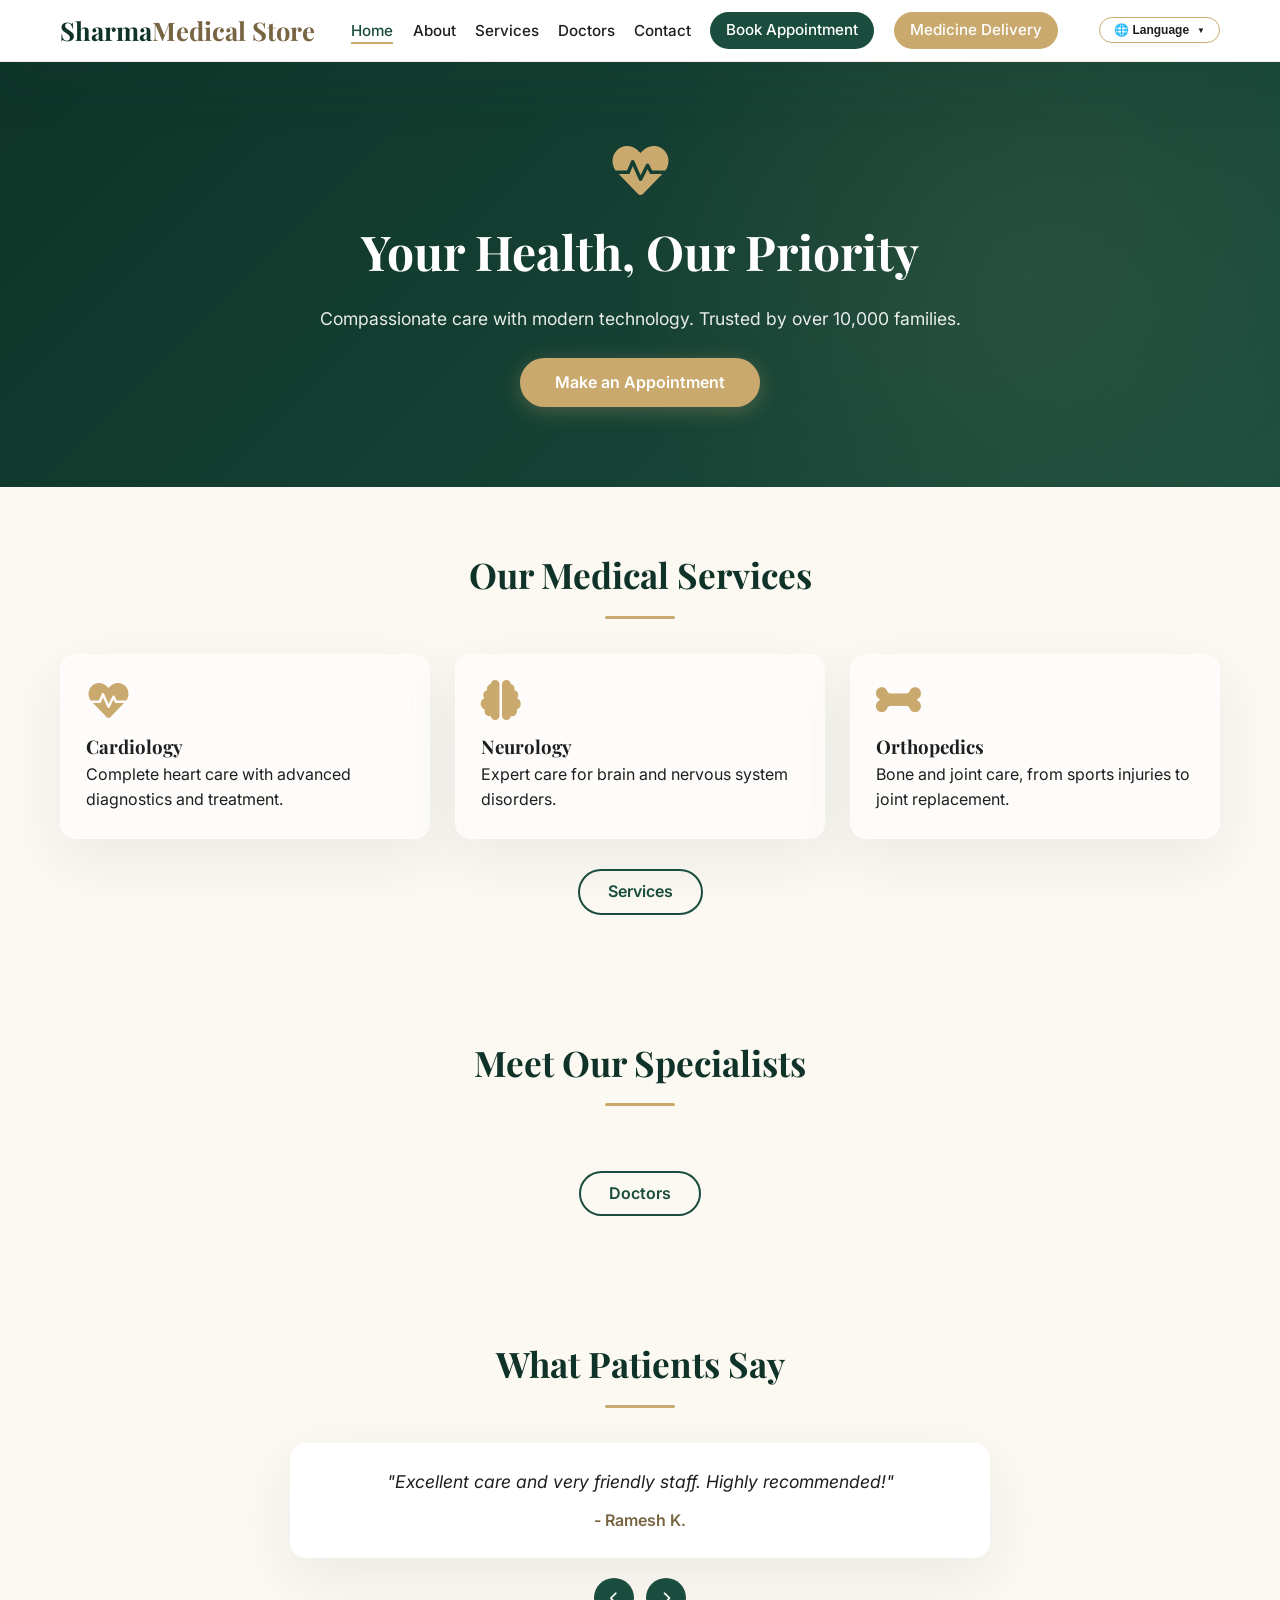
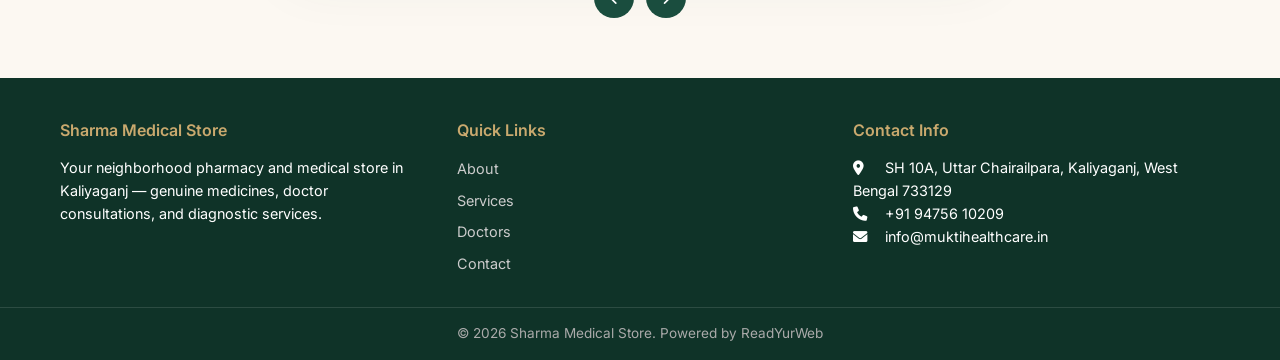
<file: index.html>
<!DOCTYPE html>
<html lang="en">
<head>
  <meta charset="UTF-8" />
  <meta name="viewport" content="width=device-width, initial-scale=1.0"/>

  <title>Sharma Medical Store – Pharmacy & Healthcare in Kaliyaganj</title>
  <meta name="description" content="Sharma Medical Store is a trusted pharmacy and medical store in Kaliyaganj, West Bengal, offering genuine medicines, doctor consultations, and home delivery. Open daily 9 AM – 10 PM." />
  <link rel="canonical" href="https://sharmamedicalcare.vercel.app/" />

  <!-- Open Graph / Facebook / WhatsApp link previews -->
  <meta property="og:type" content="website" />
  <meta property="og:title" content="Sharma Medical Store – Pharmacy & Healthcare in Kaliyaganj" />
  <meta property="og:description" content="Trusted pharmacy and medical store in Kaliyaganj, West Bengal. Genuine medicines, doctor consultations, diagnostic services, and home delivery." />
  <meta property="og:url" content="https://sharmamedicalcare.vercel.app/" />
  <meta property="og:site_name" content="Sharma Medical Store" />
  <meta property="og:locale" content="en_IN" />

  <!-- Twitter Card -->
  <meta name="twitter:card" content="summary" />
  <meta name="twitter:title" content="Sharma Medical Store – Pharmacy & Healthcare in Kaliyaganj" />
  <meta name="twitter:description" content="Trusted pharmacy and medical store in Kaliyaganj, West Bengal. Genuine medicines, doctor consultations, and home delivery." />

  <meta name="theme-color" content="#1A4D3E" />
  <link rel="icon" href="data:image/svg+xml,%3Csvg xmlns='http://www.w3.org/2000/svg' viewBox='0 0 100 100'%3E%3Crect width='100' height='100' rx='20' fill='%231A4D3E'/%3E%3Ctext x='50' y='68' font-size='60' text-anchor='middle' fill='%23C9A96E'%3E%2B%3C/text%3E%3C/svg%3E" />

  <link rel="preconnect" href="https://fonts.googleapis.com" />
  <link rel="preconnect" href="https://fonts.gstatic.com" crossorigin />
  <link rel="preconnect" href="https://cdnjs.cloudflare.com" />

  <link rel="stylesheet" href="css/style.css" />
  <link rel="stylesheet" href="https://cdnjs.cloudflare.com/ajax/libs/font-awesome/6.0.0-beta3/css/all.min.css"/>
  <link rel="stylesheet" href="https://unpkg.com/aos@2.3.1/dist/aos.css" />

  <!-- LocalBusiness structured data — helps Google show this as a
       Pharmacy in local/"near me" search and Maps results. Address,
       phone, and hours match the real Google Business listing. -->
  <script type="application/ld+json">
  {
    "@context": "https://schema.org",
    "@type": "Pharmacy",
    "name": "Sharma Medical Store",
    "image": "https://sharmamedicalcare.vercel.app/favicon.svg",
    "url": "https://sharmamedicalcare.vercel.app/",
    "telephone": "+91-94756-10209",
    "priceRange": "₹",
    "address": {
      "@type": "PostalAddress",
      "streetAddress": "SH 10A, Uttar Chairailpara",
      "addressLocality": "Kaliyaganj",
      "addressRegion": "West Bengal",
      "postalCode": "733129",
      "addressCountry": "IN"
    },
    "openingHoursSpecification": {
      "@type": "OpeningHoursSpecification",
      "dayOfWeek": ["Monday","Tuesday","Wednesday","Thursday","Friday","Saturday","Sunday"],
      "opens": "09:00",
      "closes": "22:00"
    },
    "aggregateRating": {
      "@type": "AggregateRating",
      "ratingValue": "4.0",
      "reviewCount": "13"
    }
  }
  </script>
</head>
<body>
  <header class="header">
    <div class="container nav-container">
      <a href="index.html" class="logo">Sharma<span>Medical Store</span></a>
      <nav class="nav-menu" id="navMenu">
        <ul>
          <li><a href="index.html" class="active" data-i18n="nav_home">Home</a></li>
          <li><a href="about.html" data-i18n="nav_about">About</a></li>
          <li><a href="services.html" data-i18n="nav_services">Services</a></li>
          <li><a href="doctors.html" data-i18n="nav_doctors">Doctors</a></li>
          <li><a href="contact.html" data-i18n="nav_contact">Contact</a></li>
          <li><a href="appointment.html" class="btn-appointment" data-i18n="nav_appointment">Book Appointment</a></li>
          <li><a href="delivery.html" class="btn-appointment" style="background:var(--accent);" data-i18n="nav_delivery">Medicine Delivery</a></li>
        </ul>
      </nav>
      <div class="language-wrapper">
        <button class="lang-dropdown-btn" id="langDropdownBtn">🌐 Language</button>
        <div class="lang-dropdown-content" id="langDropdownContent">
          <div class="lang-option" data-lang="en">🇮🇳 English</div>
          <div class="lang-option" data-lang="hi">🇮🇳 हिंदी</div>
          <div class="lang-option" data-lang="bn">🇮🇳 বাংলা</div>
        </div>
      </div>
      <button class="hamburger" id="hamburger" aria-label="Toggle menu" aria-controls="navMenu" aria-expanded="false">
        <i class="fas fa-bars"></i>
      </button>
    </div>
  </header>

  <section class="hero">
    <div class="container hero-content">
      <i class="fas fa-heartbeat hero-icon"></i>
      <h1 data-i18n="hero_title">Your Trusted Pharmacy & Healthcare Partner in Kaliyaganj</h1>
      <p data-i18n="hero_sub">Sharma Medical Store brings together a full-service medical store, doctor consultations, and diagnostic services — all under one roof in Kaliyaganj.</p>
      <a href="appointment.html" class="btn-primary" data-i18n="hero_btn">Make an Appointment</a>
    </div>
  </section>

  <section class="section services-preview" data-aos="fade-up">
    <div class="container">
      <h2 class="section-title" data-i18n="section_services">Pharmacy & Healthcare Services</h2>
      <div class="grid-3">
        <div class="glass-card" data-aos="zoom-in" data-aos-delay="100">
          <i class="fas fa-heartbeat card-icon"></i>
          <h3>Cardiology</h3>
          <p>Complete heart care with advanced diagnostics and treatment.</p>
        </div>
        <div class="glass-card" data-aos="zoom-in" data-aos-delay="200">
          <i class="fas fa-brain card-icon"></i>
          <h3>Neurology</h3>
          <p>Expert care for brain and nervous system disorders.</p>
        </div>
        <div class="glass-card" data-aos="zoom-in" data-aos-delay="300">
          <i class="fas fa-bone card-icon"></i>
          <h3>Orthopedics</h3>
          <p>Bone and joint care, from sports injuries to joint replacement.</p>
        </div>
      </div>
      <div class="center-btn">
        <a href="services.html" class="btn-outline" data-i18n="nav_services">View All Services</a>
      </div>
    </div>
  </section>

  <section class="section doctors-preview bg-light" data-aos="fade-up">
    <div class="container">
      <h2 class="section-title" data-i18n="section_doctors">Meet Our Specialists</h2>
      <!--
        Auto-scrolling carousel (replaces the old static 4-card grid).
        #homeDoctorsCarousel is filled in by main.js with a duplicated,
        horizontally-animating track of all active doctors. Hovering
        pauses the scroll; see .doctor-carousel-* rules in style.css.
      -->
      <div class="doctor-carousel-wrapper" id="homeDoctorsCarousel">
        <!-- Populated by JS -->
      </div>
      <div class="center-btn">
        <a href="doctors.html" class="btn-outline" data-i18n="nav_doctors">All Doctors</a>
      </div>
    </div>
  </section>

  <section class="section testimonials" data-aos="fade-up">
    <div class="container">
      <h2 class="section-title" data-i18n="section_testimonials">What Patients Say</h2>
      <div class="testimonial-slider">
        <div class="testimonial active">
          <p>"Excellent care and very friendly staff. Highly recommended!"</p>
          <span>- Ramesh K.</span>
        </div>
        <div class="testimonial">
          <p>"State-of-the-art facilities and doctors who really listen."</p>
          <span>- Sunita M.</span>
        </div>
        <div class="testimonial">
          <p>"I got my mother treated here; the whole process was smooth and caring."</p>
          <span>- Amit S.</span>
        </div>
      </div>
      <div class="slider-controls">
        <button id="prevTestimonial"><i class="fas fa-chevron-left"></i></button>
        <button id="nextTestimonial"><i class="fas fa-chevron-right"></i></button>
      </div>
    </div>
  </section>

  <footer class="footer">
    <div class="container footer-grid">
      <div class="footer-col">
        <h4>Sharma Medical Store</h4>
        <p data-i18n="footer_about">Your neighborhood pharmacy and medical store in Kaliyaganj — genuine medicines, doctor consultations, and diagnostic services.</p>
      </div>
      <div class="footer-col">
        <h4 data-i18n="footer_quick">Quick Links</h4>
        <ul>
          <li><a href="about.html" data-i18n="nav_about">About</a></li>
          <li><a href="services.html" data-i18n="nav_services">Services</a></li>
          <li><a href="doctors.html" data-i18n="nav_doctors">Doctors</a></li>
          <li><a href="contact.html" data-i18n="nav_contact">Contact</a></li>
        </ul>
      </div>
      <div class="footer-col">
        <h4 data-i18n="footer_contact">Contact Info</h4>
        <p><i class="fas fa-map-marker-alt"></i> SH 10A, Uttar Chairailpara, Kaliyaganj, West Bengal 733129</p>
        <p><i class="fas fa-phone"></i> <a href="tel:+919475610209" style="color:inherit; text-decoration:none;">+91 94756 10209</a></p>
        <p><i class="fas fa-envelope"></i> <a href="mailto:info@muktihealthcare.in" style="color:inherit; text-decoration:none;">info@muktihealthcare.in</a></p>
      </div>
    </div>
    <div class="footer-bottom">
      <p data-i18n="footer_rights">© 2026 Sharma Medical Store. Powered by ReadYurWeb</p>
    </div>
  </footer>

  <script src="https://unpkg.com/aos@2.3.1/dist/aos.js"></script>
  <script src="js/main.js"></script>
</body>
</html>
</file>
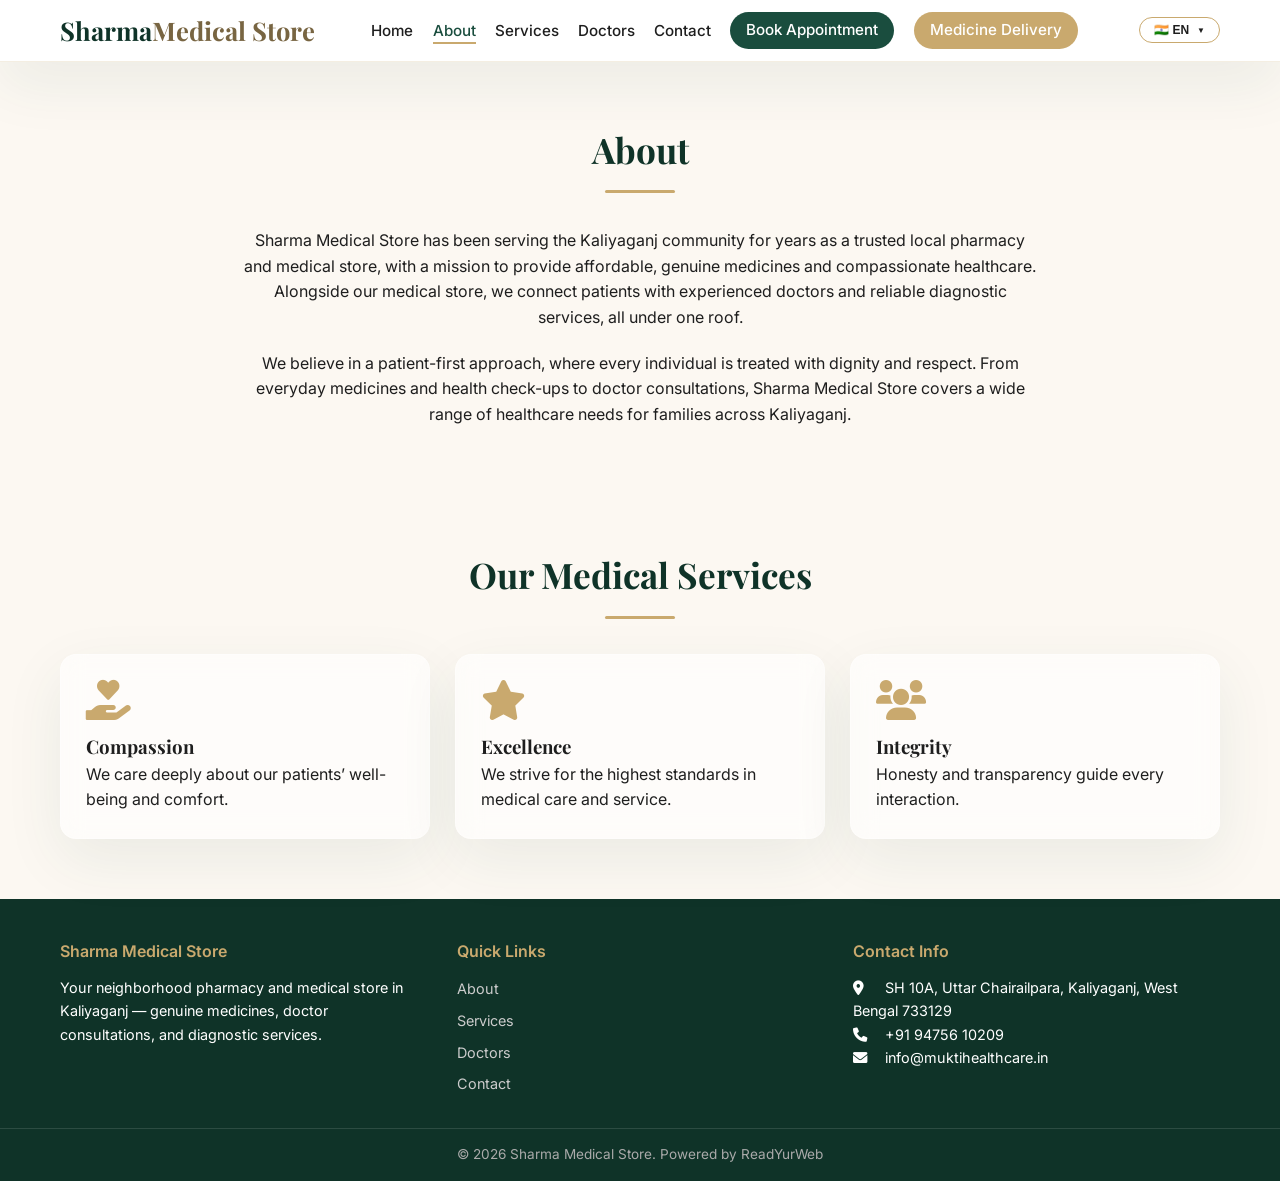
<file: about.html>
<!DOCTYPE html>
<html lang="en">
<head>
  <meta charset="UTF-8" />
  <meta name="viewport" content="width=device-width, initial-scale=1.0"/>

  <title>About Us – Sharma Medical Store, Kaliyaganj</title>
  <meta name="description" content="Learn about Sharma Medical Store, a trusted pharmacy and medical store in Kaliyaganj, West Bengal — providing affordable medicines, doctor consultations, and diagnostic services with a patient-first approach." />
  <link rel="canonical" href="https://sharmamedicalcare.vercel.app/about.html" />

  <meta property="og:type" content="website" />
  <meta property="og:title" content="About Us – Sharma Medical Store, Kaliyaganj" />
  <meta property="og:description" content="A trusted pharmacy and medical store in Kaliyaganj, West Bengal — affordable medicines, doctor consultations, and diagnostic services." />
  <meta property="og:url" content="https://sharmamedicalcare.vercel.app/about.html" />
  <meta property="og:site_name" content="Sharma Medical Store" />
  <meta property="og:locale" content="en_IN" />

  <meta name="twitter:card" content="summary" />
  <meta name="twitter:title" content="About Us – Sharma Medical Store, Kaliyaganj" />
  <meta name="twitter:description" content="A trusted pharmacy and medical store in Kaliyaganj, West Bengal." />

  <meta name="theme-color" content="#1A4D3E" />
  <link rel="icon" href="data:image/svg+xml,%3Csvg xmlns='http://www.w3.org/2000/svg' viewBox='0 0 100 100'%3E%3Crect width='100' height='100' rx='20' fill='%231A4D3E'/%3E%3Ctext x='50' y='68' font-size='60' text-anchor='middle' fill='%23C9A96E'%3E%2B%3C/text%3E%3C/svg%3E" />

  <link rel="preconnect" href="https://fonts.googleapis.com" />
  <link rel="preconnect" href="https://fonts.gstatic.com" crossorigin />
  <link rel="preconnect" href="https://cdnjs.cloudflare.com" />

  <link rel="stylesheet" href="css/style.css" />
  <link rel="stylesheet" href="https://cdnjs.cloudflare.com/ajax/libs/font-awesome/6.0.0-beta3/css/all.min.css"/>
  <link rel="stylesheet" href="https://unpkg.com/aos@2.3.1/dist/aos.css" />
</head>
<body>
  <header class="header">
    <div class="container nav-container">
      <a href="index.html" class="logo">Sharma<span>Medical Store</span></a>
      <nav class="nav-menu" id="navMenu">
        <ul>
          <li><a href="index.html" data-i18n="nav_home">Home</a></li>
          <li><a href="about.html" class="active" data-i18n="nav_about">About</a></li>
          <li><a href="services.html" data-i18n="nav_services">Services</a></li>
          <li><a href="doctors.html" data-i18n="nav_doctors">Doctors</a></li>
          <li><a href="contact.html" data-i18n="nav_contact">Contact</a></li>
          <li><a href="appointment.html" class="btn-appointment" data-i18n="nav_appointment">Book Appointment</a></li>
          <li><a href="delivery.html" class="btn-appointment" style="background:var(--accent);" data-i18n="nav_delivery">Medicine Delivery</a></li>
        </ul>
      </nav>
      <div class="language-wrapper">
        <button class="lang-dropdown-btn" id="langDropdownBtn">🌐 Language</button>
        <div class="lang-dropdown-content" id="langDropdownContent">
          <div class="lang-option" data-lang="en">🇮🇳 English</div>
          <div class="lang-option" data-lang="hi">🇮🇳 हिंदी</div>
          <div class="lang-option" data-lang="bn">🇮🇳 বাংলা</div>
        </div>
      </div>
      <button class="hamburger" id="hamburger" aria-label="Toggle menu" aria-controls="navMenu" aria-expanded="false">
        <i class="fas fa-bars"></i>
      </button>
    </div>
  </header>

  <section class="section" data-aos="fade-up">
    <div class="container">
      <h2 class="section-title" data-i18n="nav_about">About Sharma Medical Store</h2>
      <div style="max-width:800px; margin:auto; text-align:center;">
        <p>Sharma Medical Store has been serving the Kaliyaganj community for years as a trusted local pharmacy and medical store, with a mission to provide affordable, genuine medicines and compassionate healthcare. Alongside our medical store, we connect patients with experienced doctors and reliable diagnostic services, all under one roof.</p>
        <p style="margin-top:20px;">We believe in a patient-first approach, where every individual is treated with dignity and respect. From everyday medicines and health check-ups to doctor consultations, Sharma Medical Store covers a wide range of healthcare needs for families across Kaliyaganj.</p>
      </div>
    </div>
  </section>

  <section class="section bg-light" data-aos="fade-up">
    <div class="container">
      <h2 class="section-title" data-i18n="section_services">Our Values</h2>
      <div class="grid-3">
        <div class="glass-card"><i class="fas fa-hand-holding-heart card-icon"></i><h3>Compassion</h3><p>We care deeply about our patients’ well-being and comfort.</p></div>
        <div class="glass-card"><i class="fas fa-star card-icon"></i><h3>Excellence</h3><p>We strive for the highest standards in medical care and service.</p></div>
        <div class="glass-card"><i class="fas fa-users card-icon"></i><h3>Integrity</h3><p>Honesty and transparency guide every interaction.</p></div>
      </div>
    </div>
  </section>

  <footer class="footer">
    <div class="container footer-grid">
      <div class="footer-col">
        <h4>Sharma Medical Store</h4>
        <p data-i18n="footer_about">Your neighborhood pharmacy and medical store in Kaliyaganj — genuine medicines, doctor consultations, and diagnostic services.</p>
      </div>
      <div class="footer-col">
        <h4 data-i18n="footer_quick">Quick Links</h4>
        <ul>
          <li><a href="about.html" data-i18n="nav_about">About</a></li>
          <li><a href="services.html" data-i18n="nav_services">Services</a></li>
          <li><a href="doctors.html" data-i18n="nav_doctors">Doctors</a></li>
          <li><a href="contact.html" data-i18n="nav_contact">Contact</a></li>
        </ul>
      </div>
      <div class="footer-col">
        <h4 data-i18n="footer_contact">Contact Info</h4>
        <p><i class="fas fa-map-marker-alt"></i> SH 10A, Uttar Chairailpara, Kaliyaganj, West Bengal 733129</p>
        <p><i class="fas fa-phone"></i> <a href="tel:+919475610209" style="color:inherit; text-decoration:none;">+91 94756 10209</a></p>
        <p><i class="fas fa-envelope"></i> <a href="mailto:info@muktihealthcare.in" style="color:inherit; text-decoration:none;">info@muktihealthcare.in</a></p>
      </div>
    </div>
    <div class="footer-bottom">
      <p data-i18n="footer_rights">© 2026 Sharma Medical Store. Powered by ReadYurWeb</p>
    </div>
  </footer>

  <script src="https://unpkg.com/aos@2.3.1/dist/aos.js"></script>
  <script src="js/main.js"></script>
</body>
</html>
</file>
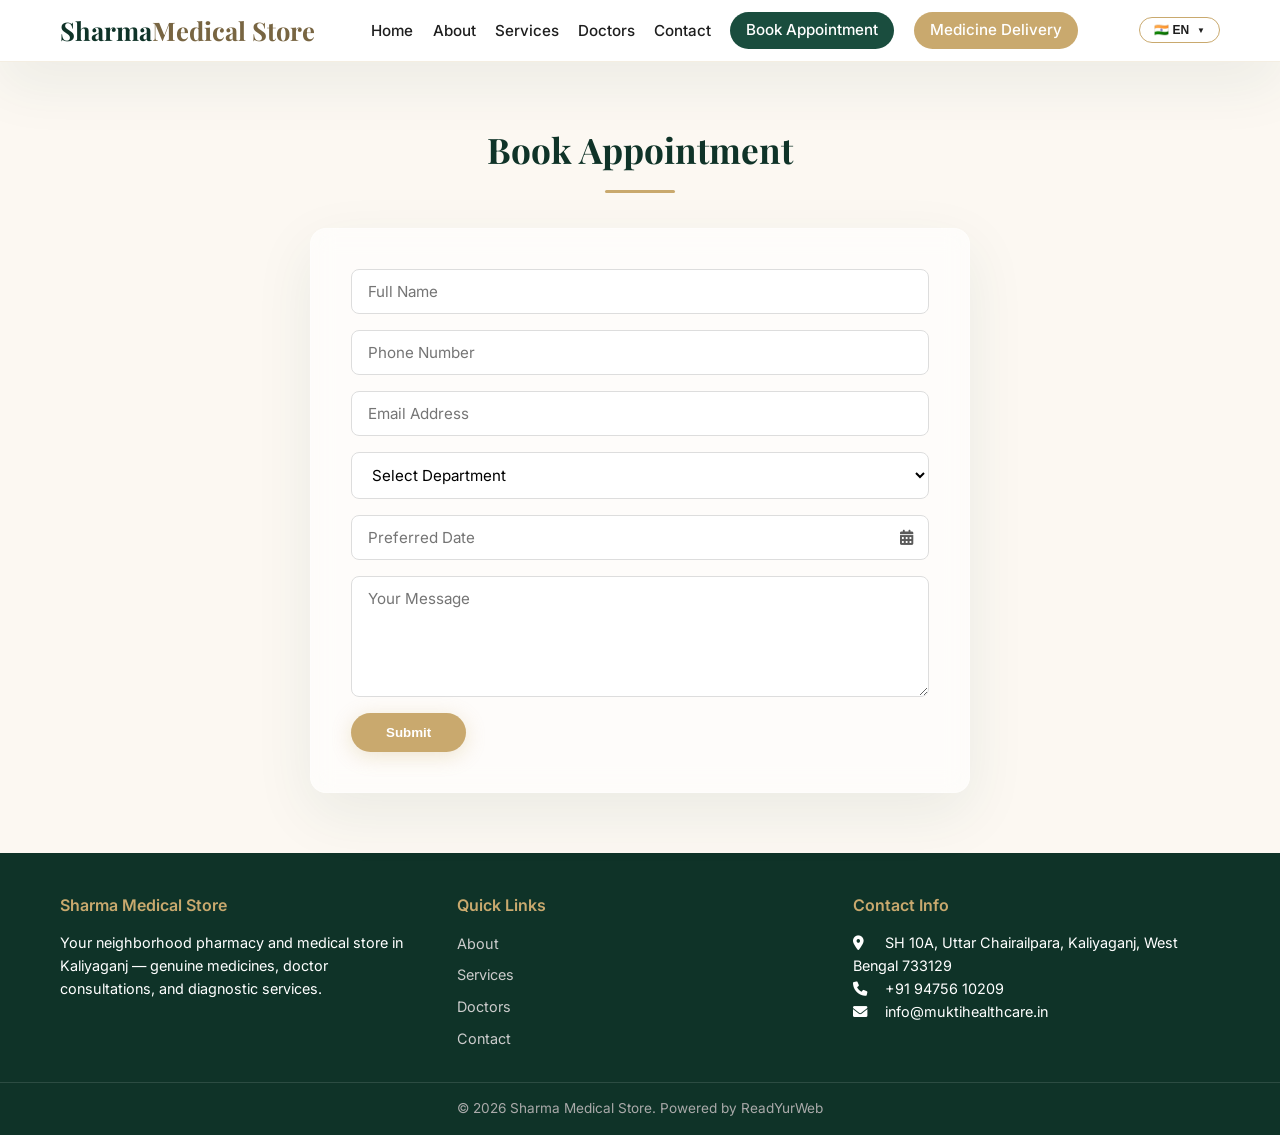
<file: appointment.html>
<!DOCTYPE html>
<html lang="en">
<head>
  <meta charset="UTF-8" />
  <meta name="viewport" content="width=device-width, initial-scale=1.0"/>

  <title>Book Appointment – Sharma Medical Store, Kaliyaganj</title>
  <meta name="description" content="Book a doctor appointment at Sharma Medical Store, Kaliyaganj. Choose your department and preferred date — we'll confirm your visit." />
  <link rel="canonical" href="https://sharmamedicalcare.vercel.app/appointment.html" />

  <meta property="og:type" content="website" />
  <meta property="og:title" content="Book Appointment – Sharma Medical Store, Kaliyaganj" />
  <meta property="og:description" content="Book a doctor appointment at Sharma Medical Store, Kaliyaganj." />
  <meta property="og:url" content="https://sharmamedicalcare.vercel.app/appointment.html" />
  <meta property="og:site_name" content="Sharma Medical Store" />
  <meta property="og:locale" content="en_IN" />

  <meta name="twitter:card" content="summary" />
  <meta name="twitter:title" content="Book Appointment – Sharma Medical Store, Kaliyaganj" />
  <meta name="twitter:description" content="Book a doctor appointment at Sharma Medical Store, Kaliyaganj." />

  <meta name="theme-color" content="#1A4D3E" />
  <link rel="icon" href="data:image/svg+xml,%3Csvg xmlns='http://www.w3.org/2000/svg' viewBox='0 0 100 100'%3E%3Crect width='100' height='100' rx='20' fill='%231A4D3E'/%3E%3Ctext x='50' y='68' font-size='60' text-anchor='middle' fill='%23C9A96E'%3E%2B%3C/text%3E%3C/svg%3E" />

  <link rel="preconnect" href="https://fonts.googleapis.com" />
  <link rel="preconnect" href="https://fonts.gstatic.com" crossorigin />
  <link rel="preconnect" href="https://cdnjs.cloudflare.com" />

  <link rel="stylesheet" href="css/style.css" />
  <link rel="stylesheet" href="https://cdnjs.cloudflare.com/ajax/libs/font-awesome/6.0.0-beta3/css/all.min.css"/>
  <link rel="stylesheet" href="https://unpkg.com/aos@2.3.1/dist/aos.css" />
</head>
<body>
  <header class="header">
    <div class="container nav-container">
      <a href="index.html" class="logo">Sharma<span>Medical Store</span></a>
      <nav class="nav-menu" id="navMenu">
        <ul>
          <li><a href="index.html" data-i18n="nav_home">Home</a></li>
          <li><a href="about.html" data-i18n="nav_about">About</a></li>
          <li><a href="services.html" data-i18n="nav_services">Services</a></li>
          <li><a href="doctors.html" data-i18n="nav_doctors">Doctors</a></li>
          <li><a href="contact.html" data-i18n="nav_contact">Contact</a></li>
          <li><a href="appointment.html" class="btn-appointment active" data-i18n="nav_appointment">Book Appointment</a></li>
          <li><a href="delivery.html" class="btn-appointment" style="background:var(--accent);" data-i18n="nav_delivery">Medicine Delivery</a></li>
        </ul>
      </nav>
      <div class="language-wrapper">
        <button class="lang-dropdown-btn" id="langDropdownBtn">🌐 Language</button>
        <div class="lang-dropdown-content" id="langDropdownContent">
          <div class="lang-option" data-lang="en">🇮🇳 English</div>
          <div class="lang-option" data-lang="hi">🇮🇳 हिंदी</div>
          <div class="lang-option" data-lang="bn">🇮🇳 বাংলা</div>
        </div>
      </div>
      <button class="hamburger" id="hamburger" aria-label="Toggle menu" aria-controls="navMenu" aria-expanded="false">
        <i class="fas fa-bars"></i>
      </button>
    </div>
  </header>

  <section class="section" data-aos="fade-up">
    <div class="container" style="max-width:700px; margin:auto;">
      <h2 class="section-title" data-i18n="nav_appointment">Book Appointment</h2>
      <form id="appointmentForm" class="glass-card" style="padding: 40px;">
        <label for="apptName" class="sr-only">Full Name</label>
        <input type="text" id="apptName" name="name" placeholder="Full Name" required data-i18n="form_name" />

        <label for="apptPhone" class="sr-only">Phone Number</label>
        <input type="tel" id="apptPhone" name="phone" placeholder="Phone Number" required data-i18n="form_phone" />

        <label for="apptEmail" class="sr-only">Email Address</label>
        <input type="email" id="apptEmail" name="email" placeholder="Email Address" data-i18n="form_email" />

        <label for="apptDepartment" class="sr-only">Select Department</label>
        <select id="apptDepartment" name="department" required>
          <option value="">Select Department</option>
          <option value="Cardiology">Cardiology</option>
          <option value="Neurology">Neurology</option>
          <option value="Orthopedics">Orthopedics</option>
          <option value="Pediatrics">Pediatrics</option>
          <option value="Gynecology">Gynecology</option>
          <option value="Ophthalmology">Ophthalmology</option>
          <option value="Dentistry">Dentistry</option>
          <option value="Radiology">Radiology</option>
          <option value="Pathology">Pathology</option>
        </select>
        <!--
          Date field: shows dd-mm-yyyy text (locale-proof) but still opens
          the native calendar picker on click/focus. The visible text input
          is read-only and display-only; the REAL value that gets submitted
          comes from the hidden native <input type="date"> behind it, which
          main.js keeps in sync. See .date-field-wrapper in style.css and
          the "DATE FIELD" section in main.js.
        -->
        <label for="dateDisplay" class="sr-only">Preferred Date</label>
        <div class="date-field-wrapper">
          <input type="text" id="dateDisplay" class="date-display" placeholder="dd-mm-yyyy" readonly required data-i18n="form_date" />
          <input type="date" id="dateReal" name="date" class="date-real" required tabindex="-1" aria-hidden="true" />
          <i class="fas fa-calendar-alt date-field-icon"></i>
        </div>
        <label for="apptMessage" class="sr-only">Your Message</label>
        <textarea id="apptMessage" name="message" placeholder="Your Message" rows="5" required></textarea>
        <button type="submit" class="btn-primary" data-i18n="form_submit">Submit</button>
      </form>
    </div>
  </section>

  <footer class="footer">
    <div class="container footer-grid">
      <div class="footer-col">
        <h4>Sharma Medical Store</h4>
        <p data-i18n="footer_about">Your neighborhood pharmacy and medical store in Kaliyaganj — genuine medicines, doctor consultations, and diagnostic services.</p>
      </div>
      <div class="footer-col">
        <h4 data-i18n="footer_quick">Quick Links</h4>
        <ul>
          <li><a href="about.html" data-i18n="nav_about">About</a></li>
          <li><a href="services.html" data-i18n="nav_services">Services</a></li>
          <li><a href="doctors.html" data-i18n="nav_doctors">Doctors</a></li>
          <li><a href="contact.html" data-i18n="nav_contact">Contact</a></li>
        </ul>
      </div>
      <div class="footer-col">
        <h4 data-i18n="footer_contact">Contact Info</h4>
        <p><i class="fas fa-map-marker-alt"></i> SH 10A, Uttar Chairailpara, Kaliyaganj, West Bengal 733129</p>
        <p><i class="fas fa-phone"></i> <a href="tel:+919475610209" style="color:inherit; text-decoration:none;">+91 94756 10209</a></p>
        <p><i class="fas fa-envelope"></i> <a href="mailto:info@muktihealthcare.in" style="color:inherit; text-decoration:none;">info@muktihealthcare.in</a></p>
      </div>
    </div>
    <div class="footer-bottom">
      <p data-i18n="footer_rights">© 2026 Sharma Medical Store. Powered by ReadYurWeb</p>
    </div>
  </footer>

  <script src="https://unpkg.com/aos@2.3.1/dist/aos.js"></script>
  <script src="js/main.js"></script>
</body>
</html>
</file>
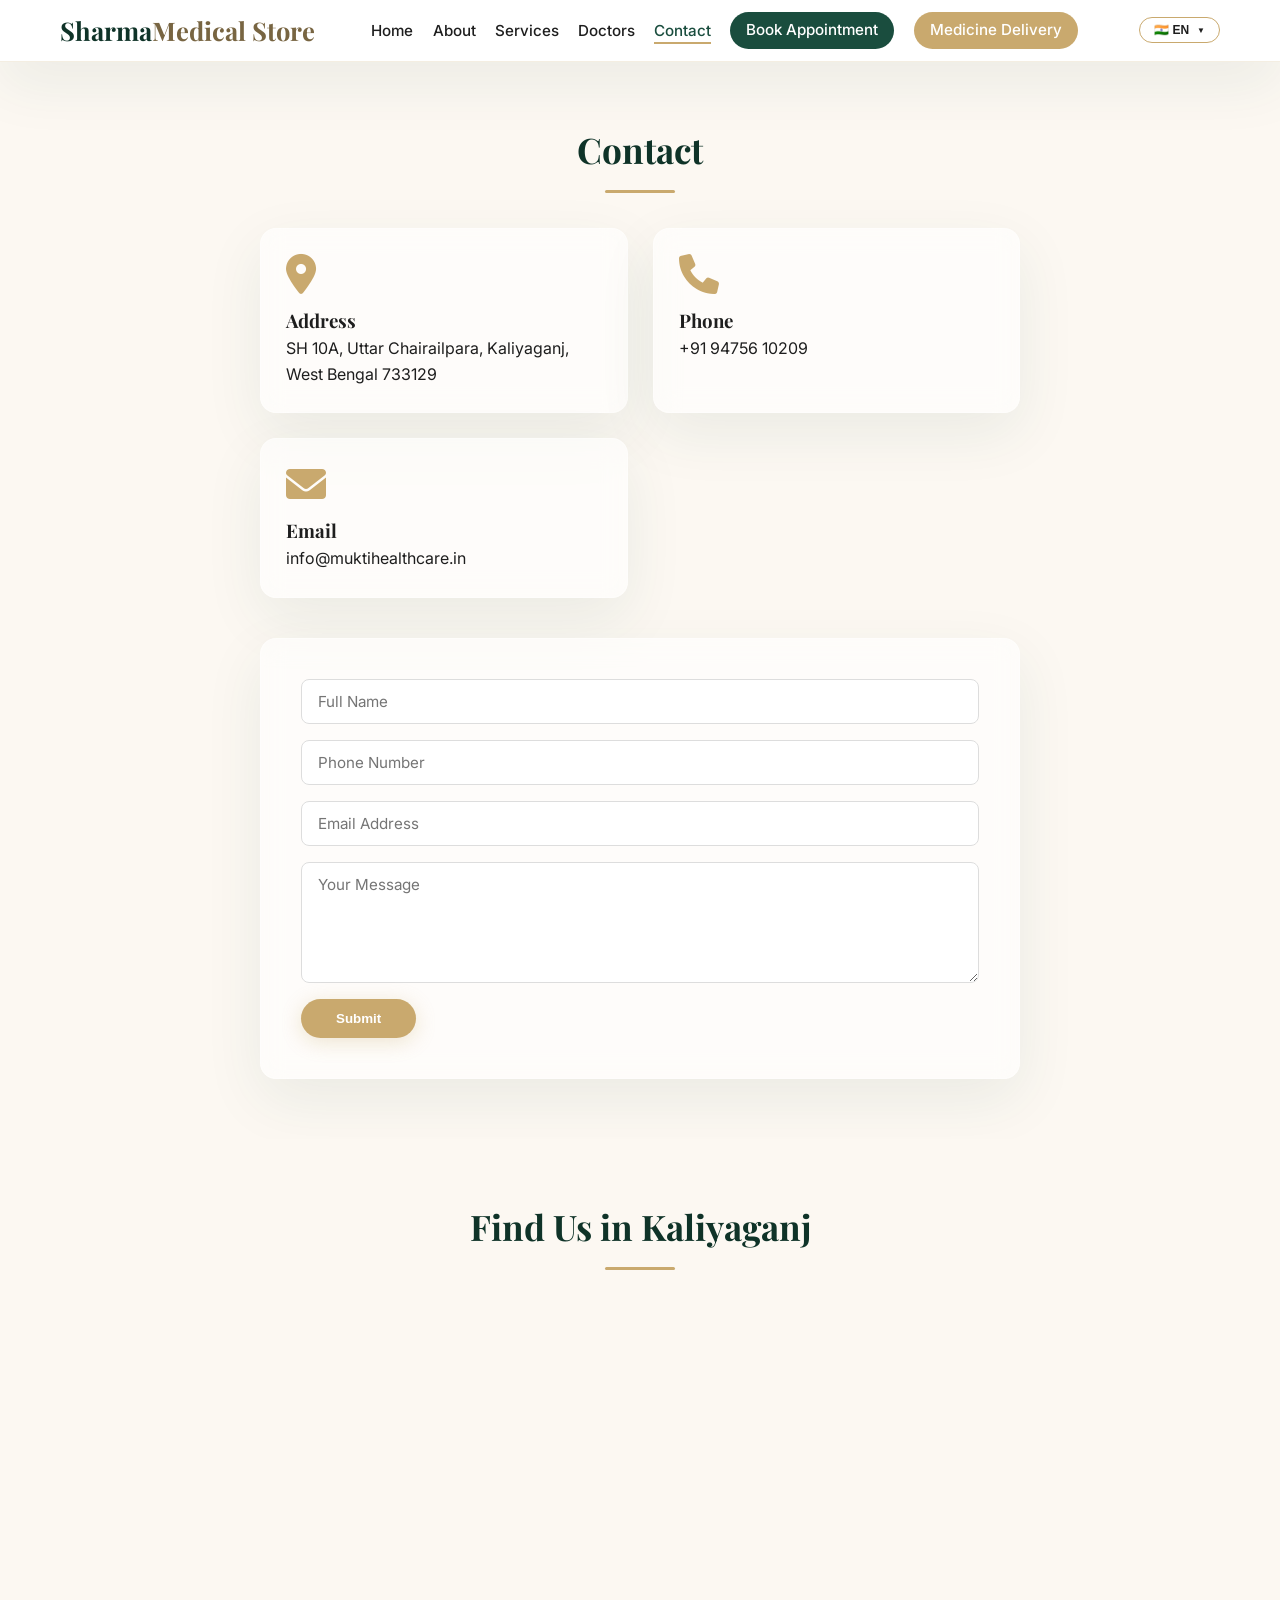
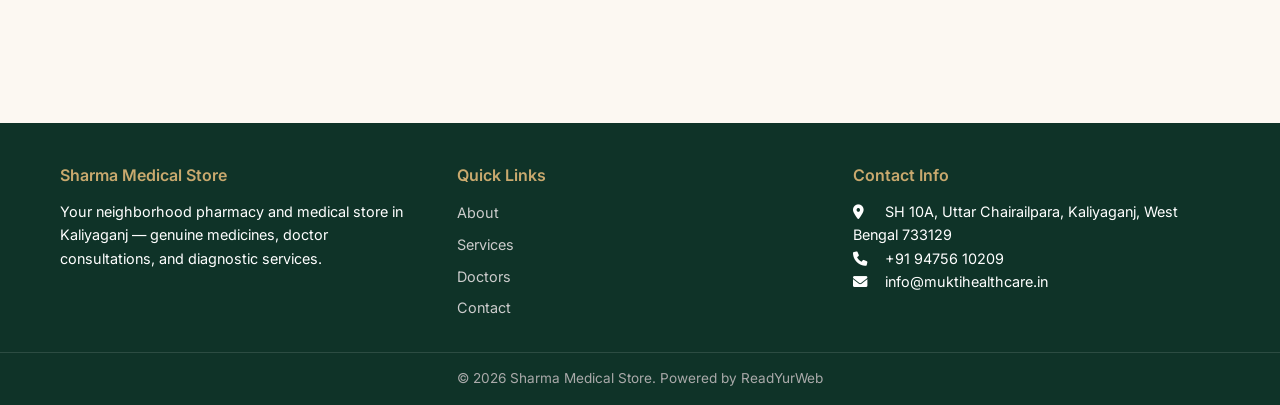
<file: contact.html>
<!DOCTYPE html>
<html lang="en">
<head>
  <meta charset="UTF-8" />
  <meta name="viewport" content="width=device-width, initial-scale=1.0"/>

  <title>Contact Us – Sharma Medical Store, Kaliyaganj</title>
  <meta name="description" content="Get in touch with Sharma Medical Store in Kaliyaganj, West Bengal. Visit us, call, or send a message — we're open daily 9 AM to 10 PM." />
  <link rel="canonical" href="https://sharmamedicalcare.vercel.app/contact.html" />

  <meta property="og:type" content="website" />
  <meta property="og:title" content="Contact Us – Sharma Medical Store, Kaliyaganj" />
  <meta property="og:description" content="Visit, call, or message Sharma Medical Store in Kaliyaganj, West Bengal. Open daily 9 AM – 10 PM." />
  <meta property="og:url" content="https://sharmamedicalcare.vercel.app/contact.html" />
  <meta property="og:site_name" content="Sharma Medical Store" />
  <meta property="og:locale" content="en_IN" />

  <meta name="twitter:card" content="summary" />
  <meta name="twitter:title" content="Contact Us – Sharma Medical Store, Kaliyaganj" />
  <meta name="twitter:description" content="Visit, call, or message Sharma Medical Store in Kaliyaganj, West Bengal." />

  <meta name="theme-color" content="#1A4D3E" />
  <link rel="icon" href="data:image/svg+xml,%3Csvg xmlns='http://www.w3.org/2000/svg' viewBox='0 0 100 100'%3E%3Crect width='100' height='100' rx='20' fill='%231A4D3E'/%3E%3Ctext x='50' y='68' font-size='60' text-anchor='middle' fill='%23C9A96E'%3E%2B%3C/text%3E%3C/svg%3E" />

  <link rel="preconnect" href="https://fonts.googleapis.com" />
  <link rel="preconnect" href="https://fonts.gstatic.com" crossorigin />
  <link rel="preconnect" href="https://cdnjs.cloudflare.com" />

  <link rel="stylesheet" href="css/style.css" />
  <link rel="stylesheet" href="https://cdnjs.cloudflare.com/ajax/libs/font-awesome/6.0.0-beta3/css/all.min.css"/>
  <link rel="stylesheet" href="https://unpkg.com/aos@2.3.1/dist/aos.css" />
</head>
<body>
  <header class="header">
    <div class="container nav-container">
      <a href="index.html" class="logo">Sharma<span>Medical Store</span></a>
      <nav class="nav-menu" id="navMenu">
        <ul>
          <li><a href="index.html" data-i18n="nav_home">Home</a></li>
          <li><a href="about.html" data-i18n="nav_about">About</a></li>
          <li><a href="services.html" data-i18n="nav_services">Services</a></li>
          <li><a href="doctors.html" data-i18n="nav_doctors">Doctors</a></li>
          <li><a href="contact.html" class="active" data-i18n="nav_contact">Contact</a></li>
          <li><a href="appointment.html" class="btn-appointment" data-i18n="nav_appointment">Book Appointment</a></li>
          <li><a href="delivery.html" class="btn-appointment" style="background:var(--accent);" data-i18n="nav_delivery">Medicine Delivery</a></li>
        </ul>
      </nav>
      <div class="language-wrapper">
        <button class="lang-dropdown-btn" id="langDropdownBtn">🌐 Language</button>
        <div class="lang-dropdown-content" id="langDropdownContent">
          <div class="lang-option" data-lang="en">🇮🇳 English</div>
          <div class="lang-option" data-lang="hi">🇮🇳 हिंदी</div>
          <div class="lang-option" data-lang="bn">🇮🇳 বাংলা</div>
        </div>
      </div>
      <button class="hamburger" id="hamburger" aria-label="Toggle menu" aria-controls="navMenu" aria-expanded="false">
        <i class="fas fa-bars"></i>
      </button>
    </div>
  </header>

  <section class="section" data-aos="fade-up">
    <div class="container" style="max-width:800px; margin:auto;">
      <h2 class="section-title" data-i18n="nav_contact">Get In Touch</h2>
      <div class="grid-3" style="margin-bottom:40px;">
        <div class="glass-card"><i class="fas fa-map-marker-alt card-icon"></i><h3>Address</h3><p>SH 10A, Uttar Chairailpara, Kaliyaganj, West Bengal 733129</p></div>
        <div class="glass-card"><i class="fas fa-phone card-icon"></i><h3>Phone</h3><p><a href="tel:+919475610209" style="color:inherit; text-decoration:none;">+91 94756 10209</a></p></div>
        <div class="glass-card"><i class="fas fa-envelope card-icon"></i><h3>Email</h3><p><a href="mailto:info@muktihealthcare.in" style="color:inherit; text-decoration:none;">info@muktihealthcare.in</a></p></div>
      </div>
      <form id="contactForm" class="glass-card" style="padding: 40px;">
        <label for="contactName" class="sr-only">Your Name</label>
        <input type="text" id="contactName" name="name" placeholder="Your Name" required data-i18n="form_name" />

        <label for="contactPhone" class="sr-only">Phone Number</label>
        <input type="tel" id="contactPhone" name="phone" placeholder="Phone Number" required data-i18n="form_phone" />

        <label for="contactEmail" class="sr-only">Your Email</label>
        <input type="email" id="contactEmail" name="email" placeholder="Your Email" required data-i18n="form_email" />

        <label for="contactMessage" class="sr-only">Your Message</label>
        <textarea id="contactMessage" name="message" placeholder="Your Message" rows="5" required></textarea>
        <button type="submit" class="btn-primary" data-i18n="form_submit">Send Message</button>
      </form>
    </div>
  </section>

  <section class="section bg-light" data-aos="fade-up">
    <div class="container">
      <h2 class="section-title">Find Us in Kaliyaganj</h2>
      <iframe src="https://www.google.com/maps?q=Sharma+Medical+Store,+SH+10A,+Uttar+Chairailpara,+Kaliyaganj,+West+Bengal+733129&output=embed" width="100%" height="350" style="border:0;" loading="lazy" title="Sharma Medical Store location on Google Maps" referrerpolicy="no-referrer-when-downgrade"></iframe>
    </div>
  </section>

  <footer class="footer">
    <div class="container footer-grid">
      <div class="footer-col">
        <h4>Sharma Medical Store</h4>
        <p data-i18n="footer_about">Your neighborhood pharmacy and medical store in Kaliyaganj — genuine medicines, doctor consultations, and diagnostic services.</p>
      </div>
      <div class="footer-col">
        <h4 data-i18n="footer_quick">Quick Links</h4>
        <ul>
          <li><a href="about.html" data-i18n="nav_about">About</a></li>
          <li><a href="services.html" data-i18n="nav_services">Services</a></li>
          <li><a href="doctors.html" data-i18n="nav_doctors">Doctors</a></li>
          <li><a href="contact.html" data-i18n="nav_contact">Contact</a></li>
        </ul>
      </div>
      <div class="footer-col">
        <h4 data-i18n="footer_contact">Contact Info</h4>
        <p><i class="fas fa-map-marker-alt"></i> SH 10A, Uttar Chairailpara, Kaliyaganj, West Bengal 733129</p>
        <p><i class="fas fa-phone"></i> <a href="tel:+919475610209" style="color:inherit; text-decoration:none;">+91 94756 10209</a></p>
        <p><i class="fas fa-envelope"></i> <a href="mailto:info@muktihealthcare.in" style="color:inherit; text-decoration:none;">info@muktihealthcare.in</a></p>
      </div>
    </div>
    <div class="footer-bottom">
      <p data-i18n="footer_rights">© 2026 Sharma Medical Store. Powered by ReadYurWeb</p>
    </div>
  </footer>

  <script src="https://unpkg.com/aos@2.3.1/dist/aos.js"></script>
  <script src="js/main.js"></script>
</body>
</html>
</file>
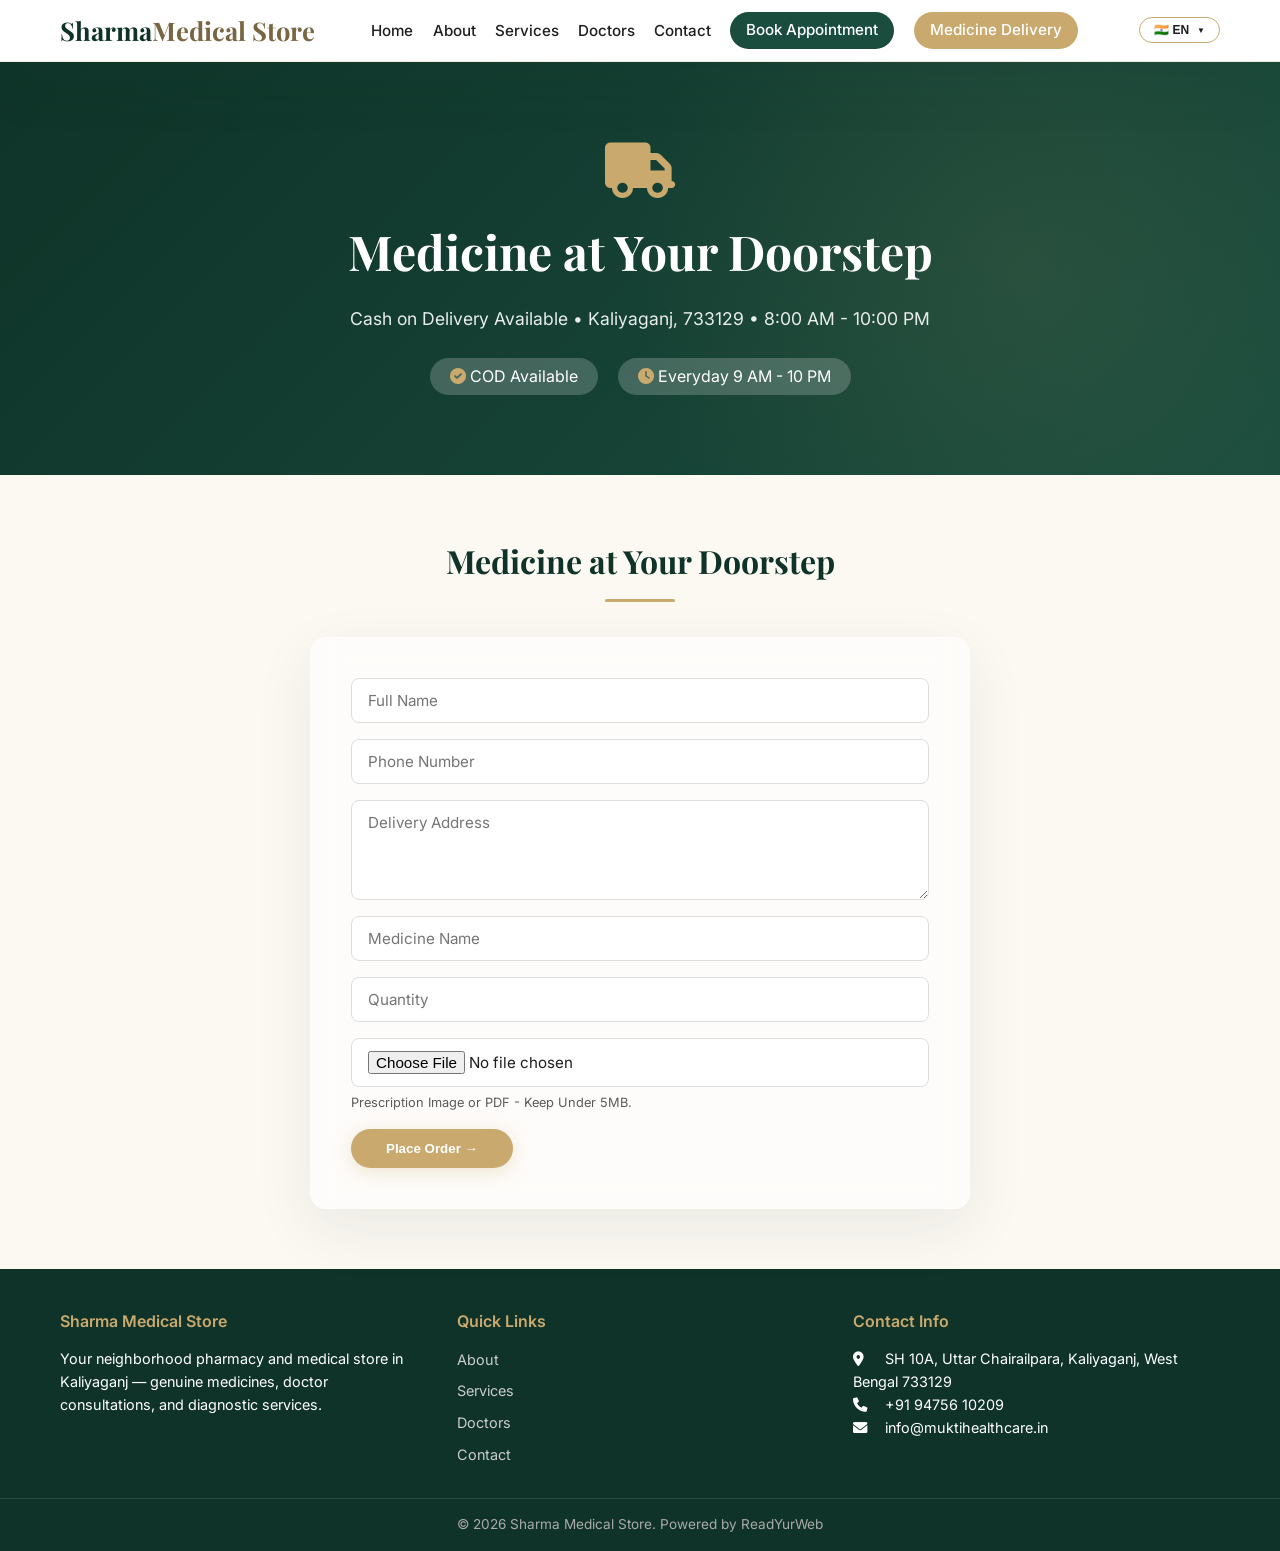
<file: delivery.html>
<!DOCTYPE html>
<html lang="en">
<head>
  <meta charset="UTF-8" />
  <meta name="viewport" content="width=device-width, initial-scale=1.0"/>

  <title>Medicine Home Delivery – Sharma Medical Store, Kaliyaganj</title>
  <meta name="description" content="Order medicines online from Sharma Medical Store, Kaliyaganj for home delivery. Cash on delivery available, open daily 9 AM – 10 PM." />
  <link rel="canonical" href="https://sharmamedicalcare.vercel.app/delivery.html" />

  <meta property="og:type" content="website" />
  <meta property="og:title" content="Medicine Home Delivery – Sharma Medical Store, Kaliyaganj" />
  <meta property="og:description" content="Order medicines online for home delivery in Kaliyaganj. Cash on delivery available, open daily 9 AM – 10 PM." />
  <meta property="og:url" content="https://sharmamedicalcare.vercel.app/delivery.html" />
  <meta property="og:site_name" content="Sharma Medical Store" />
  <meta property="og:locale" content="en_IN" />

  <meta name="twitter:card" content="summary" />
  <meta name="twitter:title" content="Medicine Home Delivery – Sharma Medical Store, Kaliyaganj" />
  <meta name="twitter:description" content="Order medicines online for home delivery in Kaliyaganj. Cash on delivery available." />

  <meta name="theme-color" content="#1A4D3E" />
  <link rel="icon" href="data:image/svg+xml,%3Csvg xmlns='http://www.w3.org/2000/svg' viewBox='0 0 100 100'%3E%3Crect width='100' height='100' rx='20' fill='%231A4D3E'/%3E%3Ctext x='50' y='68' font-size='60' text-anchor='middle' fill='%23C9A96E'%3E%2B%3C/text%3E%3C/svg%3E" />

  <link rel="preconnect" href="https://fonts.googleapis.com" />
  <link rel="preconnect" href="https://fonts.gstatic.com" crossorigin />
  <link rel="preconnect" href="https://cdnjs.cloudflare.com" />

  <link rel="stylesheet" href="css/style.css" />
  <link rel="stylesheet" href="https://cdnjs.cloudflare.com/ajax/libs/font-awesome/6.0.0-beta3/css/all.min.css"/>
  <link rel="stylesheet" href="https://unpkg.com/aos@2.3.1/dist/aos.css" />
</head>
<body>
  <header class="header">
    <div class="container nav-container">
      <a href="index.html" class="logo">Sharma<span>Medical Store</span></a>
      <nav class="nav-menu" id="navMenu">
        <ul>
          <li><a href="index.html" data-i18n="nav_home">Home</a></li>
          <li><a href="about.html" data-i18n="nav_about">About</a></li>
          <li><a href="services.html" data-i18n="nav_services">Services</a></li>
          <li><a href="doctors.html" data-i18n="nav_doctors">Doctors</a></li>
          <li><a href="contact.html" data-i18n="nav_contact">Contact</a></li>
          <li><a href="appointment.html" class="btn-appointment" data-i18n="nav_appointment">Book Appointment</a></li>
          <li><a href="delivery.html" class="btn-appointment active" style="background:var(--accent);" data-i18n="nav_delivery">Medicine Delivery</a></li>
        </ul>
      </nav>
      <div class="language-wrapper">
        <button class="lang-dropdown-btn" id="langDropdownBtn">🌐 Language</button>
        <div class="lang-dropdown-content" id="langDropdownContent">
          <div class="lang-option" data-lang="en">🇮🇳 English</div>
          <div class="lang-option" data-lang="hi">🇮🇳 हिंदी</div>
          <div class="lang-option" data-lang="bn">🇮🇳 বাংলা</div>
        </div>
      </div>
      <button class="hamburger" id="hamburger" aria-label="Toggle menu" aria-controls="navMenu" aria-expanded="false">
        <i class="fas fa-bars"></i>
      </button>
    </div>
  </header>

  <section class="hero" style="padding:80px 0;">
    <div class="container hero-content">
      <i class="fas fa-truck hero-icon"></i>
      <h1 data-i18n="delivery_title">Medicine at Your Doorstep</h1>
      <p data-i18n="delivery_sub">Cash on Delivery Available • Kaliyaganj, 733129 • 9:00 AM - 10:00 PM</p>
      <div style="display: flex; gap: 20px; justify-content: center; flex-wrap: wrap; margin-top: 20px;">
        <span style="background: rgba(255,255,255,0.2); padding: 6px 20px; border-radius: 30px;"><i class="fas fa-check-circle" style="color: var(--accent);"></i> COD Available</span>
        <span style="background: rgba(255,255,255,0.2); padding: 6px 20px; border-radius: 30px;"><i class="fas fa-clock" style="color: var(--accent);"></i> Everyday 9 AM - 10 PM</span>
      </div>
    </div>
  </section>

  <section class="section" data-aos="fade-up">
    <div class="container" style="max-width:700px; margin:auto;">
      <h2 class="section-title" data-i18n="delivery_title" style="font-size:2rem;">Place Your Order</h2>
      <form id="deliveryForm" class="glass-card" style="padding: 40px;">
        <label for="deliveryName" class="sr-only">Full Name</label>
        <input type="text" id="deliveryName" name="patient_name" placeholder="Full Name" required data-i18n="form_name" />

        <label for="deliveryPhone" class="sr-only">Phone Number</label>
        <input type="tel" id="deliveryPhone" name="phone" placeholder="Phone Number" required data-i18n="form_phone" />

        <label for="deliveryAddress" class="sr-only">Delivery Address</label>
        <textarea id="deliveryAddress" name="address" placeholder="Delivery Address" rows="3" required data-i18n="delivery_address"></textarea>

        <label for="deliveryMedicine" class="sr-only">Medicine Name</label>
        <input type="text" id="deliveryMedicine" name="medicine_name" placeholder="Medicine Name" required data-i18n="delivery_medicine" />

        <label for="deliveryQuantity" class="sr-only">Quantity</label>
        <input type="number" id="deliveryQuantity" name="quantity" placeholder="Quantity" required min="1" data-i18n="delivery_qty" />

        <label for="deliveryPrescription" class="sr-only">Add Prescription</label>
        <input type="file" id="deliveryPrescription" name="prescription" accept="image/*,application/pdf" data-i18n="delivery_prescription" />
        <p class="form-hint">Prescription Image or PDF - Keep Under 5MB.</p>
        <button type="submit" class="btn-primary" data-i18n="delivery_order">Place Order →</button>
      </form>
    </div>
  </section>

  <footer class="footer">
    <div class="container footer-grid">
      <div class="footer-col">
        <h4>Sharma Medical Store</h4>
        <p data-i18n="footer_about">Your neighborhood pharmacy and medical store in Kaliyaganj — genuine medicines, doctor consultations, and diagnostic services.</p>
      </div>
      <div class="footer-col">
        <h4 data-i18n="footer_quick">Quick Links</h4>
        <ul>
          <li><a href="about.html" data-i18n="nav_about">About</a></li>
          <li><a href="services.html" data-i18n="nav_services">Services</a></li>
          <li><a href="doctors.html" data-i18n="nav_doctors">Doctors</a></li>
          <li><a href="contact.html" data-i18n="nav_contact">Contact</a></li>
        </ul>
      </div>
      <div class="footer-col">
        <h4 data-i18n="footer_contact">Contact Info</h4>
        <p><i class="fas fa-map-marker-alt"></i> SH 10A, Uttar Chairailpara, Kaliyaganj, West Bengal 733129</p>
        <p><i class="fas fa-phone"></i> <a href="tel:+919475610209" style="color:inherit; text-decoration:none;">+91 94756 10209</a></p>
        <p><i class="fas fa-envelope"></i> <a href="mailto:info@muktihealthcare.in" style="color:inherit; text-decoration:none;">info@muktihealthcare.in</a></p>
      </div>
    </div>
    <div class="footer-bottom">
      <p data-i18n="footer_rights">© 2026 Sharma Medical Store. Powered by ReadYurWeb</p>
    </div>
  </footer>

  <script src="https://unpkg.com/aos@2.3.1/dist/aos.js"></script>
  <script src="js/main.js"></script>
</body>
</html>
</file>
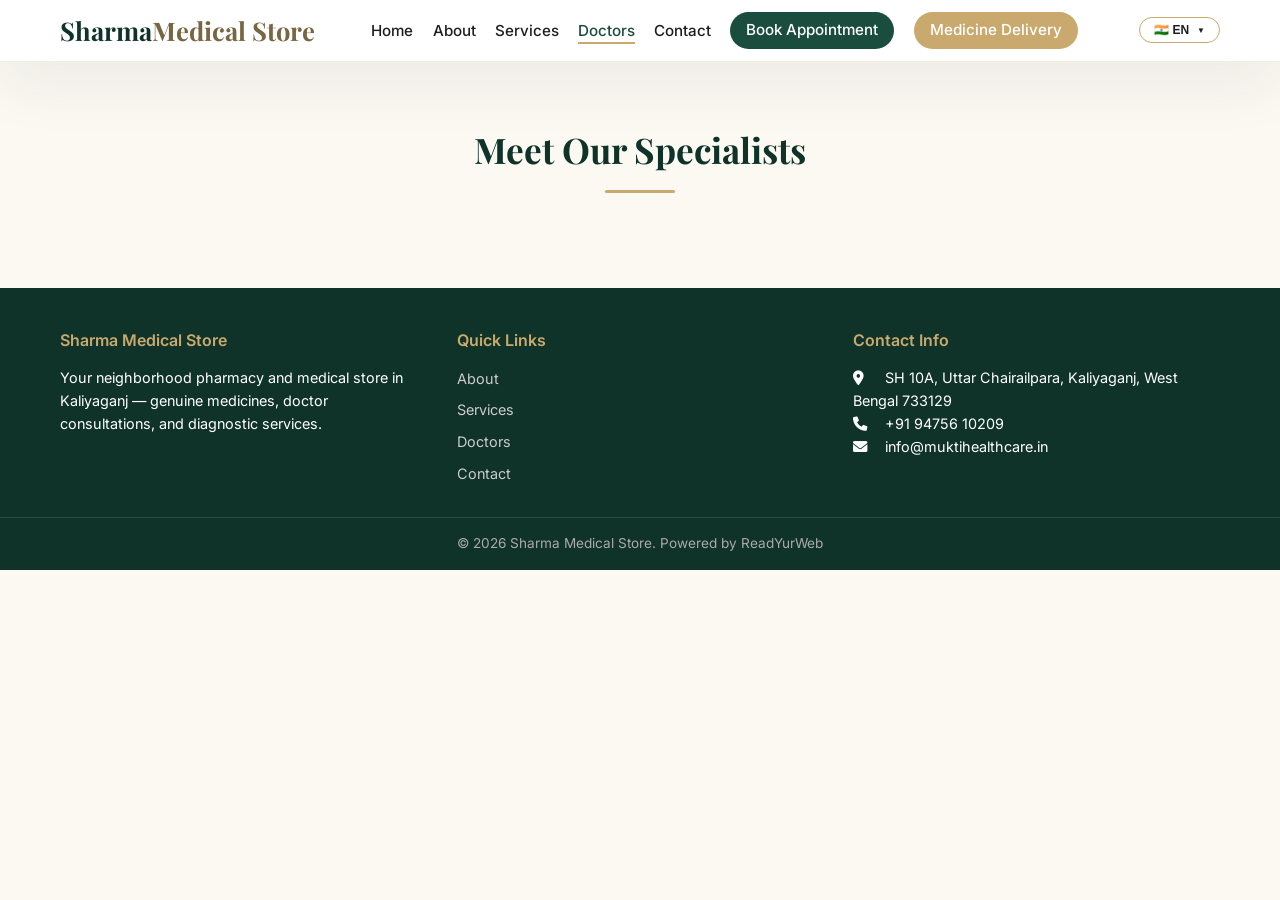
<file: doctors.html>
<!DOCTYPE html>
<html lang="en">
<head>
  <meta charset="UTF-8" />
  <meta name="viewport" content="width=device-width, initial-scale=1.0"/>

  <title>Our Doctors – Sharma Medical Store, Kaliyaganj</title>
  <meta name="description" content="Meet the doctors available for consultation at Sharma Medical Store, Kaliyaganj — view specialities, qualifications, and weekly clinic timings." />
  <link rel="canonical" href="https://sharmamedicalcare.vercel.app/doctors.html" />

  <meta property="og:type" content="website" />
  <meta property="og:title" content="Our Doctors – Sharma Medical Store, Kaliyaganj" />
  <meta property="og:description" content="View doctor specialities, qualifications, and weekly clinic timings at Sharma Medical Store, Kaliyaganj." />
  <meta property="og:url" content="https://sharmamedicalcare.vercel.app/doctors.html" />
  <meta property="og:site_name" content="Sharma Medical Store" />
  <meta property="og:locale" content="en_IN" />

  <meta name="twitter:card" content="summary" />
  <meta name="twitter:title" content="Our Doctors – Sharma Medical Store, Kaliyaganj" />
  <meta name="twitter:description" content="View doctor specialities, qualifications, and weekly clinic timings." />

  <meta name="theme-color" content="#1A4D3E" />
  <link rel="icon" href="data:image/svg+xml,%3Csvg xmlns='http://www.w3.org/2000/svg' viewBox='0 0 100 100'%3E%3Crect width='100' height='100' rx='20' fill='%231A4D3E'/%3E%3Ctext x='50' y='68' font-size='60' text-anchor='middle' fill='%23C9A96E'%3E%2B%3C/text%3E%3C/svg%3E" />

  <link rel="preconnect" href="https://fonts.googleapis.com" />
  <link rel="preconnect" href="https://fonts.gstatic.com" crossorigin />
  <link rel="preconnect" href="https://cdnjs.cloudflare.com" />

  <link rel="stylesheet" href="css/style.css" />
  <link rel="stylesheet" href="https://cdnjs.cloudflare.com/ajax/libs/font-awesome/6.0.0-beta3/css/all.min.css"/>
  <link rel="stylesheet" href="https://unpkg.com/aos@2.3.1/dist/aos.css" />
</head>
<body>
  <header class="header">
    <div class="container nav-container">
      <a href="index.html" class="logo">Sharma<span>Medical Store</span></a>
      <nav class="nav-menu" id="navMenu">
        <ul>
          <li><a href="index.html" data-i18n="nav_home">Home</a></li>
          <li><a href="about.html" data-i18n="nav_about">About</a></li>
          <li><a href="services.html" data-i18n="nav_services">Services</a></li>
          <li><a href="doctors.html" class="active" data-i18n="nav_doctors">Doctors</a></li>
          <li><a href="contact.html" data-i18n="nav_contact">Contact</a></li>
          <li><a href="appointment.html" class="btn-appointment" data-i18n="nav_appointment">Book Appointment</a></li>
          <li><a href="delivery.html" class="btn-appointment" style="background:var(--accent);" data-i18n="nav_delivery">Medicine Delivery</a></li>
        </ul>
      </nav>
      <div class="language-wrapper">
        <button class="lang-dropdown-btn" id="langDropdownBtn">🌐 Language</button>
        <div class="lang-dropdown-content" id="langDropdownContent">
          <div class="lang-option" data-lang="en">🇮🇳 English</div>
          <div class="lang-option" data-lang="hi">🇮🇳 हिंदी</div>
          <div class="lang-option" data-lang="bn">🇮🇳 বাংলা</div>
        </div>
      </div>
      <button class="hamburger" id="hamburger" aria-label="Toggle menu" aria-controls="navMenu" aria-expanded="false">
        <i class="fas fa-bars"></i>
      </button>
    </div>
  </header>

  <section class="section" data-aos="fade-up">
    <div class="container">
      <h2 class="section-title" data-i18n="section_doctors">Doctors at Sharma Medical Store</h2>
      <div class="grid-4" id="doctorsGrid">
        <!-- Dynamically populated -->
      </div>
    </div>
  </section>

  <footer class="footer">
    <div class="container footer-grid">
      <div class="footer-col">
        <h4>Sharma Medical Store</h4>
        <p data-i18n="footer_about">Your neighborhood pharmacy and medical store in Kaliyaganj — genuine medicines, doctor consultations, and diagnostic services.</p>
      </div>
      <div class="footer-col">
        <h4 data-i18n="footer_quick">Quick Links</h4>
        <ul>
          <li><a href="about.html" data-i18n="nav_about">About</a></li>
          <li><a href="services.html" data-i18n="nav_services">Services</a></li>
          <li><a href="doctors.html" data-i18n="nav_doctors">Doctors</a></li>
          <li><a href="contact.html" data-i18n="nav_contact">Contact</a></li>
        </ul>
      </div>
      <div class="footer-col">
        <h4 data-i18n="footer_contact">Contact Info</h4>
        <p><i class="fas fa-map-marker-alt"></i> SH 10A, Uttar Chairailpara, Kaliyaganj, West Bengal 733129</p>
        <p><i class="fas fa-phone"></i> <a href="tel:+919475610209" style="color:inherit; text-decoration:none;">+91 94756 10209</a></p>
        <p><i class="fas fa-envelope"></i> <a href="mailto:info@muktihealthcare.in" style="color:inherit; text-decoration:none;">info@muktihealthcare.in</a></p>
      </div>
    </div>
    <div class="footer-bottom">
      <p data-i18n="footer_rights">© 2026 Sharma Medical Store. Powered by ReadYurWeb</p>
    </div>
  </footer>

  <script src="https://unpkg.com/aos@2.3.1/dist/aos.js"></script>
  <script src="js/main.js"></script>
</body>
</html>
</file>
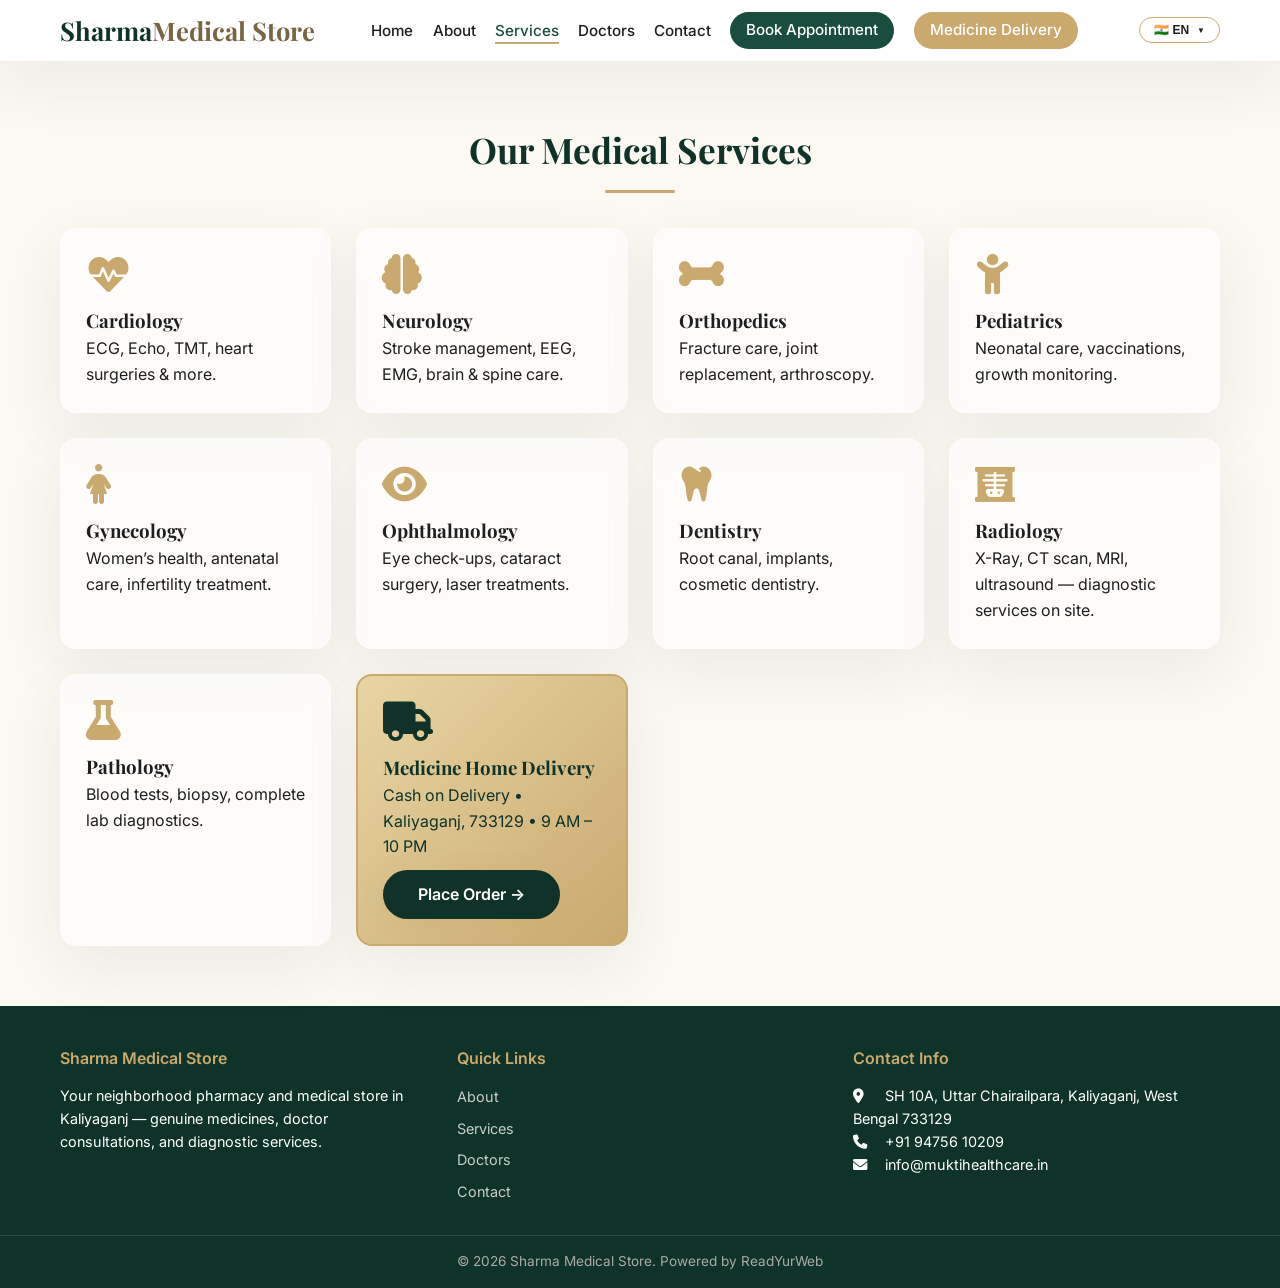
<file: services.html>
<!DOCTYPE html>
<html lang="en">
<head>
  <meta charset="UTF-8" />
  <meta name="viewport" content="width=device-width, initial-scale=1.0"/>

  <title>Pharmacy & Healthcare Services – Sharma Medical Store, Kaliyaganj</title>
  <meta name="description" content="Explore healthcare services at Sharma Medical Store in Kaliyaganj — cardiology, neurology, orthopedics, pediatrics, diagnostic services, and medicine home delivery." />
  <link rel="canonical" href="https://sharmamedicalcare.vercel.app/services.html" />

  <meta property="og:type" content="website" />
  <meta property="og:title" content="Pharmacy & Healthcare Services – Sharma Medical Store" />
  <meta property="og:description" content="Cardiology, neurology, orthopedics, diagnostic services, and medicine home delivery at Sharma Medical Store, Kaliyaganj." />
  <meta property="og:url" content="https://sharmamedicalcare.vercel.app/services.html" />
  <meta property="og:site_name" content="Sharma Medical Store" />
  <meta property="og:locale" content="en_IN" />

  <meta name="twitter:card" content="summary" />
  <meta name="twitter:title" content="Pharmacy & Healthcare Services – Sharma Medical Store" />
  <meta name="twitter:description" content="Cardiology, neurology, orthopedics, diagnostic services, and medicine home delivery in Kaliyaganj." />

  <meta name="theme-color" content="#1A4D3E" />
  <link rel="icon" href="data:image/svg+xml,%3Csvg xmlns='http://www.w3.org/2000/svg' viewBox='0 0 100 100'%3E%3Crect width='100' height='100' rx='20' fill='%231A4D3E'/%3E%3Ctext x='50' y='68' font-size='60' text-anchor='middle' fill='%23C9A96E'%3E%2B%3C/text%3E%3C/svg%3E" />

  <link rel="preconnect" href="https://fonts.googleapis.com" />
  <link rel="preconnect" href="https://fonts.gstatic.com" crossorigin />
  <link rel="preconnect" href="https://cdnjs.cloudflare.com" />

  <link rel="stylesheet" href="css/style.css" />
  <link rel="stylesheet" href="https://cdnjs.cloudflare.com/ajax/libs/font-awesome/6.0.0-beta3/css/all.min.css"/>
  <link rel="stylesheet" href="https://unpkg.com/aos@2.3.1/dist/aos.css" />
</head>
<body>
  <header class="header">
    <div class="container nav-container">
      <a href="index.html" class="logo">Sharma<span>Medical Store</span></a>
      <nav class="nav-menu" id="navMenu">
        <ul>
          <li><a href="index.html" data-i18n="nav_home">Home</a></li>
          <li><a href="about.html" data-i18n="nav_about">About</a></li>
          <li><a href="services.html" class="active" data-i18n="nav_services">Services</a></li>
          <li><a href="doctors.html" data-i18n="nav_doctors">Doctors</a></li>
          <li><a href="contact.html" data-i18n="nav_contact">Contact</a></li>
          <li><a href="appointment.html" class="btn-appointment" data-i18n="nav_appointment">Book Appointment</a></li>
          <li><a href="delivery.html" class="btn-appointment" style="background:var(--accent);" data-i18n="nav_delivery">Medicine Delivery</a></li>
        </ul>
      </nav>
      <div class="language-wrapper">
        <button class="lang-dropdown-btn" id="langDropdownBtn">🌐 Language</button>
        <div class="lang-dropdown-content" id="langDropdownContent">
          <div class="lang-option" data-lang="en">🇮🇳 English</div>
          <div class="lang-option" data-lang="hi">🇮🇳 हिंदी</div>
          <div class="lang-option" data-lang="bn">🇮🇳 বাংলা</div>
        </div>
      </div>
      <button class="hamburger" id="hamburger" aria-label="Toggle menu" aria-controls="navMenu" aria-expanded="false">
        <i class="fas fa-bars"></i>
      </button>
    </div>
  </header>

  <section class="section" data-aos="fade-up">
    <div class="container">
      <h2 class="section-title" data-i18n="section_services">Healthcare Services & Diagnostic Services</h2>
      <div class="grid-3">
        <div class="glass-card"><i class="fas fa-heartbeat card-icon"></i><h3>Cardiology</h3><p>ECG, Echo, TMT, heart surgeries & more.</p></div>
        <div class="glass-card"><i class="fas fa-brain card-icon"></i><h3>Neurology</h3><p>Stroke management, EEG, EMG, brain & spine care.</p></div>
        <div class="glass-card"><i class="fas fa-bone card-icon"></i><h3>Orthopedics</h3><p>Fracture care, joint replacement, arthroscopy.</p></div>
        <div class="glass-card"><i class="fas fa-child card-icon"></i><h3>Pediatrics</h3><p>Neonatal care, vaccinations, growth monitoring.</p></div>
        <div class="glass-card"><i class="fas fa-female card-icon"></i><h3>Gynecology</h3><p>Women’s health, antenatal care, infertility treatment.</p></div>
        <div class="glass-card"><i class="fas fa-eye card-icon"></i><h3>Ophthalmology</h3><p>Eye check-ups, cataract surgery, laser treatments.</p></div>
        <div class="glass-card"><i class="fas fa-tooth card-icon"></i><h3>Dentistry</h3><p>Root canal, implants, cosmetic dentistry.</p></div>
        <div class="glass-card"><i class="fas fa-x-ray card-icon"></i><h3>Radiology</h3><p>X-Ray, CT scan, MRI, ultrasound — diagnostic services on site.</p></div>
        <div class="glass-card"><i class="fas fa-flask card-icon"></i><h3>Pathology</h3><p>Blood tests, biopsy, complete lab diagnostics.</p></div>
        <!-- Medicine Delivery Card -->
        <div class="glass-card" style="background: linear-gradient(135deg, var(--accent-light), var(--accent)); border: 2px solid var(--accent);">
          <i class="fas fa-truck card-icon" style="color: var(--primary-dark);"></i>
          <h3 style="color: var(--primary-dark);">Medicine Home Delivery</h3>
          <p style="color: var(--primary-dark);">Cash on Delivery • Kaliyaganj, 733129 • 9 AM – 10 PM</p>
          <a href="delivery.html" class="btn-primary" style="background: var(--primary-dark); color: var(--white); margin-top: 10px;" data-i18n="delivery_order">Place Order →</a>
        </div>
      </div>
    </div>
  </section>

  <footer class="footer">
    <div class="container footer-grid">
      <div class="footer-col">
        <h4>Sharma Medical Store</h4>
        <p data-i18n="footer_about">Your neighborhood pharmacy and medical store in Kaliyaganj — genuine medicines, doctor consultations, and diagnostic services.</p>
      </div>
      <div class="footer-col">
        <h4 data-i18n="footer_quick">Quick Links</h4>
        <ul>
          <li><a href="about.html" data-i18n="nav_about">About</a></li>
          <li><a href="services.html" data-i18n="nav_services">Services</a></li>
          <li><a href="doctors.html" data-i18n="nav_doctors">Doctors</a></li>
          <li><a href="contact.html" data-i18n="nav_contact">Contact</a></li>
        </ul>
      </div>
      <div class="footer-col">
        <h4 data-i18n="footer_contact">Contact Info</h4>
        <p><i class="fas fa-map-marker-alt"></i> SH 10A, Uttar Chairailpara, Kaliyaganj, West Bengal 733129</p>
        <p><i class="fas fa-phone"></i> <a href="tel:+919475610209" style="color:inherit; text-decoration:none;">+91 94756 10209</a></p>
        <p><i class="fas fa-envelope"></i> <a href="mailto:info@muktihealthcare.in" style="color:inherit; text-decoration:none;">info@muktihealthcare.in</a></p>
      </div>
    </div>
    <div class="footer-bottom">
      <p data-i18n="footer_rights">© 2026 Sharma Medical Store. Powered by ReadYurWeb</p>
    </div>
  </footer>

  <script src="https://unpkg.com/aos@2.3.1/dist/aos.js"></script>
  <script src="js/main.js"></script>
</body>
</html>
</file>
<file: css/style.css>
@import url('https://fonts.googleapis.com/css2?family=Playfair+Display:ital,wght@0,400;0,700;1,700&family=Inter:wght@300;400;500;600;700&display=swap');

:root {
  --primary: #1A4D3E;
  --primary-light: #2C6E5A;
  --primary-dark: #0F3328;
  --accent: #C9A96E;
  --accent-light: #E8D5A3;
  /* P1 accessibility fix: --accent (#C9A96E) only gives a 2.24:1
     contrast ratio on white, far below WCAG AA's 4.5:1 minimum for
     normal text. --accent-text is the same gold hue darkened to pass
     (5.62:1 on white) — use this instead of --accent for any text sitting
     on a white/light card background (e.g. "Read More" links, names).
     --accent itself is still fine for icons (decorative, exempt from
     text contrast rules) and for text on the dark green footer, where
     it already passes at 6.16:1. */
  --accent-text: #786542;
  --bg-warm: #FCF8F2;
  --text-dark: #1E1E1E;
  --text-muted: #5A5A5A;
  --white: #FFFFFF;
  --glass-bg: rgba(255, 255, 255, 0.20);
  --glass-border: rgba(255, 255, 255, 0.30);
  --shadow-soft: 0 20px 60px rgba(26, 77, 62, 0.08);
  --shadow-glow: 0 8px 32px rgba(201, 169, 110, 0.25);
  --radius: 16px;
  --radius-sm: 8px;
  --transition: 0.3s ease;
  --carousel-duration: 25s;
}

* {
  margin: 0;
  padding: 0;
  box-sizing: border-box;
}

body {
  font-family: 'Inter', sans-serif;
  background: var(--bg-warm);
  color: var(--text-dark);
  line-height: 1.6;
  overflow-x: hidden;
}

h1, h2, h3, h4 {
  font-family: 'Playfair Display', serif;
  font-weight: 700;
}

.container {
  max-width: 1200px;
  margin: 0 auto;
  padding: 0 20px;
}

/* ----- HEADER / NAV ----- */
.header {
  background: rgba(255, 255, 255, 0.95);
  backdrop-filter: blur(12px);
  -webkit-backdrop-filter: blur(12px);
  box-shadow: var(--shadow-soft);
  position: sticky;
  top: 0;
  z-index: 1000;
  padding: 10px 0;
  border-bottom: 1px solid rgba(201, 169, 110, 0.2);
}

.nav-container {
  display: flex;
  align-items: center;
  justify-content: space-between;
  gap: 10px;
}

.logo {
  font-family: 'Playfair Display', serif;
  font-size: 1.6rem;
  font-weight: 700;
  color: var(--primary-dark);
  text-decoration: none;
  flex-shrink: 0;
}
.logo span {
  color: var(--accent-text);
}

.nav-menu ul {
  display: flex;
  list-style: none;
  gap: 1.2rem;
  align-items: center;
  flex-wrap: wrap;
}

.nav-menu a {
  text-decoration: none;
  color: var(--text-dark);
  font-weight: 500;
  font-size: 0.95rem;
  transition: color var(--transition);
  position: relative;
}
.nav-menu a::after {
  content: '';
  position: absolute;
  bottom: -4px;
  left: 0;
  width: 0;
  height: 2px;
  background: var(--accent);
  transition: width var(--transition);
}
.nav-menu a:hover::after,
.nav-menu a.active::after {
  width: 100%;
}
.nav-menu a.active {
  color: var(--primary);
}

.btn-appointment {
  background: var(--primary);
  color: var(--white) !important;
  padding: 6px 16px;
  border-radius: 30px;
  font-size: 0.85rem;
  transition: background var(--transition), transform var(--transition);
  display: inline-block;
}
.btn-appointment::after {
  display: none;
}
.btn-appointment:hover {
  background: var(--primary-dark);
  transform: scale(1.05);
}

/* ----- HAMBURGER ----- */
.hamburger {
  display: none;
  font-size: 1.6rem;
  cursor: pointer;
  color: var(--primary-dark);
  background: none;
  border: none;
  line-height: 1;
  padding: 4px 8px;
  flex-shrink: 0;
}

/* ----- LANGUAGE DROPDOWN ----- */
.language-wrapper {
  position: relative;
  display: inline-block;
  margin-left: 5px;
  flex-shrink: 0;
}
.lang-dropdown-btn {
  background: transparent;
  border: 1px solid var(--accent);
  color: var(--text-dark);
  padding: 5px 14px;
  border-radius: 20px;
  font-size: 0.75rem;
  font-weight: 600;
  cursor: pointer;
  transition: all var(--transition);
  display: flex;
  align-items: center;
  gap: 4px;
}
.lang-dropdown-btn:hover {
  background: var(--accent-light);
}
.lang-dropdown-btn::after {
  content: '▼';
  font-size: 0.5rem;
  margin-left: 4px;
}
.lang-dropdown-content {
  display: none;
  position: absolute;
  top: 110%;
  right: 0;
  background: var(--white);
  min-width: 130px;
  box-shadow: var(--shadow-soft);
  border-radius: var(--radius-sm);
  padding: 6px 0;
  z-index: 1000;
  border: 1px solid #eee;
}
.lang-dropdown-content.show {
  display: block;
}
.lang-option {
  padding: 8px 18px;
  cursor: pointer;
  transition: background var(--transition);
  font-size: 0.85rem;
}
.lang-option:hover {
  background: var(--bg-warm);
}
.lang-option.active {
  background: var(--accent-light);
  font-weight: 600;
}

/* ----- HERO ----- */
.hero {
  background: linear-gradient(135deg, var(--primary-dark) 0%, var(--primary) 100%);
  color: var(--white);
  padding: 80px 0;
  text-align: center;
  position: relative;
  overflow: hidden;
}
.hero::before {
  content: '';
  position: absolute;
  top: -50%;
  right: -10%;
  width: 60%;
  height: 200%;
  background: radial-gradient(circle, rgba(201,169,110,0.1) 0%, transparent 70%);
  transform: rotate(15deg);
  pointer-events: none;
}
.hero-content {
  position: relative;
  z-index: 2;
}
.hero h1 {
  font-size: 3rem;
  margin-bottom: 15px;
}
.hero p {
  font-size: 1.1rem;
  max-width: 700px;
  margin: 0 auto 25px;
  opacity: 0.9;
}
.hero-icon {
  font-size: 3.5rem;
  color: var(--accent);
  margin-bottom: 15px;
  display: inline-block;
  animation: float 4s ease-in-out infinite;
}

@keyframes float {
  0%, 100% { transform: translateY(0px); }
  50% { transform: translateY(-15px); }
}

/* ----- BUTTONS ----- */
.btn-primary {
  background: var(--accent);
  color: var(--white);
  padding: 12px 35px;
  border-radius: 50px;
  text-decoration: none;
  font-weight: 600;
  display: inline-block;
  transition: all var(--transition);
  border: none;
  cursor: pointer;
  box-shadow: 0 4px 20px rgba(201, 169, 110, 0.3);
}
.btn-primary:hover {
  transform: translateY(-3px);
  box-shadow: 0 8px 30px rgba(201, 169, 110, 0.4);
}
.btn-outline {
  background: transparent;
  border: 2px solid var(--primary);
  color: var(--primary);
  padding: 8px 28px;
  border-radius: 50px;
  text-decoration: none;
  font-weight: 600;
  display: inline-block;
  transition: all var(--transition);
}
.btn-outline:hover {
  background: var(--primary);
  color: var(--white);
}

/* ----- SECTIONS ----- */
.section {
  padding: 60px 0;
}
.bg-light {
  background: var(--bg-warm);
}
.section-title {
  text-align: center;
  font-size: 2.2rem;
  margin-bottom: 35px;
  color: var(--primary-dark);
  position: relative;
}
.section-title::after {
  content: '';
  display: block;
  width: 70px;
  height: 3px;
  background: var(--accent);
  margin: 12px auto 0;
  border-radius: 2px;
}

/* ----- GRIDS ----- */
.grid-3 {
  display: grid;
  grid-template-columns: repeat(auto-fit, minmax(250px, 1fr));
  gap: 25px;
}
.grid-4 {
  display: grid;
  grid-template-columns: repeat(auto-fit, minmax(200px, 1fr));
  gap: 25px;
}

/* ----- GLASS CARDS ----- */
.glass-card {
  background: rgba(255, 255, 255, 0.6);
  backdrop-filter: blur(12px);
  -webkit-backdrop-filter: blur(12px);
  border: 1px solid rgba(255, 255, 255, 0.3);
  box-shadow: var(--shadow-soft);
  border-radius: var(--radius);
  padding: 25px;
  transition: all var(--transition);
}
.glass-card:hover {
  transform: translateY(-6px);
  box-shadow: var(--shadow-glow);
}

.card-icon {
  font-size: 2.5rem;
  color: var(--accent);
  margin-bottom: 12px;
}
.card h3 {
  color: var(--primary-dark);
  margin-bottom: 8px;
}
.card p {
  color: var(--text-muted);
  font-size: 0.95rem;
}

/* ----- DOCTOR CARDS ----- */
.doctor-card {
  background: var(--white);
  border-radius: var(--radius);
  overflow: hidden;
  box-shadow: var(--shadow-soft);
  transition: all var(--transition);
  cursor: pointer;
}
.doctor-card:hover {
  transform: translateY(-6px);
  box-shadow: var(--shadow-glow);
}
.doctor-card img {
  width: 100%;
  height: 220px;
  object-fit: cover;
  border-bottom: 4px solid var(--accent);
}
.doctor-card .info {
  padding: 15px;
}
.doctor-card h4 {
  font-family: 'Inter', sans-serif;
  font-weight: 600;
  font-size: 1rem;
  color: var(--primary-dark);
  margin-bottom: 3px;
}
.doctor-card .speciality {
  color: var(--text-muted);
  font-size: 0.9rem;
  margin-bottom: 6px;
}
.doctor-card .reg-qual {
  font-size: 0.8rem;
  color: var(--text-muted);
  margin-bottom: 4px;
}
.doctor-card .reg-qual strong {
  color: var(--text-dark);
}

.timing-pills {
  display: flex;
  flex-wrap: wrap;
  gap: 5px;
  margin: 10px 0 8px;
}
.timing-pill {
  background: var(--primary-light);
  color: var(--white);
  padding: 2px 10px;
  border-radius: 20px;
  font-size: 0.65rem;
  font-weight: 500;
}
.timing-pill.closed {
  background: #ccc;
  color: #666;
}
.timing-pill.today {
  background: var(--accent);
  color: var(--white);
}

.doctor-card .read-more {
  color: var(--accent-text);
  font-weight: 600;
  text-decoration: none;
  font-size: 0.85rem;
  display: inline-block;
  margin-top: 6px;
}
.doctor-card .read-more:hover {
  text-decoration: underline;
}

.center-btn {
  text-align: center;
  margin-top: 30px;
  clear: both;
}

/* ----- DOCTOR CAROUSEL (Homepage) ----- */
.doctor-carousel-wrapper {
  width: 100%;
  overflow: hidden;
  position: relative;
  -webkit-mask-image: linear-gradient(90deg, transparent 0%, #000 5%, #000 95%, transparent 100%);
  mask-image: linear-gradient(90deg, transparent 0%, #000 5%, #000 95%, transparent 100%);
}
.doctor-carousel-track {
  display: flex;
  gap: 25px;
  width: max-content;
  animation: scrollCarousel var(--carousel-duration) linear infinite;
}
.doctor-carousel-wrapper:hover .doctor-carousel-track {
  animation-play-state: paused;
}
.doctor-carousel-track .doctor-card {
  background: var(--white) !important;
  flex: 0 0 240px;
  width: 240px;
}
.doctor-carousel-track .doctor-card img {
  height: 200px;
}

@keyframes scrollCarousel {
  0%   { transform: translateX(0); }
  100% { transform: translateX(-50%); }
}

/* Pause / simplify motion for users who prefer it */
@media (prefers-reduced-motion: reduce) {
  .doctor-carousel-track {
    animation: none;
  }
  .doctor-carousel-wrapper {
    overflow-x: auto;
  }
}

/* ----- MODAL ----- */
.modal-overlay {
  display: none;
  position: fixed;
  top: 0; left: 0; width: 100%; height: 100%;
  background: rgba(0,0,0,0.5);
  backdrop-filter: blur(4px);
  justify-content: center;
  align-items: center;
  z-index: 2000;
}
.modal-overlay.active {
  display: flex;
}
.modal-content {
  background: var(--white);
  max-width: 650px;
  width: 92%;
  padding: 30px;
  border-radius: var(--radius);
  box-shadow: var(--shadow-glow);
  max-height: 85vh;
  overflow-y: auto;
  position: relative;
}
.modal-close {
  position: absolute;
  top: 12px;
  right: 18px;
  font-size: 1.6rem;
  cursor: pointer;
  color: var(--text-muted);
}
.modal-close:hover {
  color: var(--text-dark);
}
.modal-content h3 {
  margin-bottom: 15px;
  color: var(--primary-dark);
}

.timing-table {
  width: 100%;
  border-collapse: collapse;
}
.timing-table th, .timing-table td {
  padding: 8px 10px;
  border-bottom: 1px solid #eee;
  text-align: left;
  font-size: 0.85rem;
}
.timing-table th {
  background: var(--primary-light);
  color: var(--white);
}
.timing-table td {
  background: var(--bg-warm);
}
.timing-table .slot-available {
  color: var(--primary);
  font-weight: 500;
}
.timing-table .slot-unavailable {
  color: #ccc;
}

/* P2 accessibility fix: placeholder text is not a substitute for a
   real <label> — it disappears the moment a user types, and many
   screen readers don't reliably announce it. .sr-only keeps a real
   <label> in the DOM (so assistive tech always has one) while keeping
   it visually invisible, so the existing placeholder-only look is
   unchanged for sighted users. */
.sr-only {
  position: absolute;
  width: 1px;
  height: 1px;
  padding: 0;
  margin: -1px;
  overflow: hidden;
  clip: rect(0, 0, 0, 0);
  white-space: nowrap;
  border: 0;
}

/* ----- FORMS ----- */
form {
  display: flex;
  flex-direction: column;
  gap: 16px;
}
form input, form select, form textarea {
  width: 100%;
  padding: 12px 16px;
  border: 1px solid #ddd;
  border-radius: var(--radius-sm);
  font-family: 'Inter', sans-serif;
  font-size: 0.95rem;
  transition: border var(--transition), box-shadow var(--transition);
  background: var(--white);
  box-sizing: border-box;
}
form input:focus, form select:focus, form textarea:focus {
  outline: none;
  border-color: var(--accent);
  box-shadow: 0 0 0 4px rgba(201, 169, 110, 0.15);
}
form textarea {
  resize: vertical;
  min-height: 100px;
}
form .btn-primary {
  align-self: flex-start;
}
form .form-hint {
  font-size: 0.8rem;
  color: var(--text-muted);
  margin-top: -10px;
}

/* ----- DATE FIELD (dd-mm-yyyy display, native picker underneath) ----- */
.date-field-wrapper {
  position: relative;
  width: 100%;
}
.date-field-wrapper .date-display {
  width: 100%;
  cursor: pointer;
  background: var(--white);
  /* extra right padding so text never sits under the calendar icon */
  padding-right: 44px;
}
.date-field-wrapper .date-real {
  /* Sits exactly on top of the visible field, fully transparent.
     Clicking/tapping anywhere on the wrapper reaches this element,
     which is what actually opens the native calendar picker. */
  position: absolute;
  top: 0;
  left: 0;
  width: 100%;
  height: 100%;
  opacity: 0;
  cursor: pointer;
  margin: 0;
  padding: 0;
  border: none;
}
.date-field-wrapper .date-field-icon {
  position: absolute;
  right: 16px;
  top: 50%;
  transform: translateY(-50%);
  color: var(--text-muted);
  pointer-events: none;
  font-size: 0.95rem;
}
.date-field-wrapper:focus-within .date-display {
  border-color: var(--accent);
  box-shadow: 0 0 0 4px rgba(201, 169, 110, 0.15);
}

/* ----- TESTIMONIALS ----- */
.testimonial-slider {
  max-width: 700px;
  margin: 0 auto;
  text-align: center;
}
.testimonial {
  display: none;
  background: var(--white);
  padding: 25px;
  border-radius: var(--radius);
  box-shadow: var(--shadow-soft);
}
.testimonial.active {
  display: block;
}
.testimonial p {
  font-size: 1.1rem;
  font-style: italic;
  color: var(--text-dark);
}
.testimonial span {
  display: block;
  margin-top: 12px;
  font-weight: 600;
  color: var(--accent-text);
}
.slider-controls {
  display: flex;
  justify-content: center;
  gap: 12px;
  margin-top: 20px;
}
.slider-controls button {
  background: var(--primary);
  color: var(--white);
  border: none;
  width: 40px;
  height: 40px;
  border-radius: 50%;
  cursor: pointer;
  transition: all var(--transition);
}
.slider-controls button:hover {
  background: var(--primary-dark);
  transform: scale(1.08);
}

/* ----- FOOTER ----- */
.footer {
  background: var(--primary-dark);
  color: var(--white);
  padding: 40px 0 15px;
}
.footer-grid {
  display: grid;
  grid-template-columns: repeat(auto-fit, minmax(180px, 1fr));
  gap: 30px;
  margin-bottom: 25px;
}
.footer-col h4 {
  font-family: 'Inter', sans-serif;
  font-weight: 600;
  font-size: 1rem;
  margin-bottom: 12px;
  color: var(--accent);
}
.footer-col ul {
  list-style: none;
}
.footer-col ul li {
  margin-bottom: 6px;
}
.footer-col ul li a {
  color: #ccc;
  text-decoration: none;
  font-size: 0.9rem;
  transition: color var(--transition);
}
.footer-col ul li a:hover {
  color: var(--accent);
}
.footer-col p {
  font-size: 0.9rem;
}
.footer-col p i {
  width: 22px;
  margin-right: 6px;
}
.footer-bottom {
  border-top: 1px solid rgba(255,255,255,0.12);
  padding-top: 15px;
  text-align: center;
  font-size: 0.85rem;
  color: #aaa;
}
.footer-bottom span {
  color: var(--accent);
}

/* ========================================
   RESPONSIVE BREAKPOINTS
   ======================================== */

/* TABLET & SMALL LAPTOP */
@media (max-width: 992px) {
  .nav-menu ul {
    gap: 0.8rem;
  }
  .nav-menu a {
    font-size: 0.85rem;
  }
  .btn-appointment {
    font-size: 0.75rem;
    padding: 5px 12px;
  }
  .hero h1 {
    font-size: 2.5rem;
  }
  .section-title {
    font-size: 2rem;
  }
  .grid-4 {
    grid-template-columns: repeat(2, 1fr);
  }
  :root {
    --carousel-duration: 30s;
  }
}

/* MOBILE PORTRAIT & LANDSCAPE */
@media (max-width: 768px) {
  .hamburger {
    display: block;
  }
  .nav-menu {
    display: none;
    position: absolute;
    top: 100%;
    left: 0;
    width: 100%;
    background: var(--white);
    box-shadow: var(--shadow-soft);
    padding: 20px;
    border-radius: 0 0 var(--radius) var(--radius);
    z-index: 999;
  }
  .nav-menu.show {
    display: block;
  }
  .nav-menu ul {
    flex-direction: column;
    gap: 0.8rem;
    align-items: stretch;
  }
  .nav-menu ul li {
    text-align: center;
    padding: 6px 0;
    border-bottom: 1px solid #f0f0f0;
  }
  .nav-menu ul li:last-child {
    border-bottom: none;
  }
  .nav-menu a {
    font-size: 1rem;
  }
  .btn-appointment {
    display: inline-block;
  }

  .language-wrapper {
    margin-left: 0;
    margin-top: 0;
  }
  .lang-dropdown-content {
    right: auto;
    left: 0;
  }

  .hero {
    padding: 50px 0;
  }
  .hero h1 {
    font-size: 2rem;
  }
  .hero p {
    font-size: 1rem;
  }
  .hero-icon {
    font-size: 2.8rem;
  }

  .section {
    padding: 40px 0;
  }
  .section-title {
    font-size: 1.7rem;
    margin-bottom: 25px;
  }

  .grid-3, .grid-4 {
    grid-template-columns: 1fr 1fr;
    gap: 15px;
  }

  .glass-card {
    padding: 18px;
  }
  .doctor-card img {
    height: 160px;
  }
  .doctor-card .info {
    padding: 12px;
  }
  .doctor-card h4 {
    font-size: 0.9rem;
  }

  .doctor-carousel-track .doctor-card {
    flex: 0 0 190px;
    width: 190px;
  }
  .doctor-carousel-track .doctor-card img {
    height: 150px;
  }

  .modal-content {
    padding: 20px;
    width: 95%;
  }
  .modal-content img {
    width: 80px !important;
    height: 80px !important;
  }

  .footer-grid {
    grid-template-columns: 1fr 1fr;
    gap: 20px;
  }

  :root {
    --carousel-duration: 35s;
  }
}

/* SMALL MOBILE */
@media (max-width: 480px) {
  .logo {
    font-size: 1.2rem;
  }
  .hero h1 {
    font-size: 1.6rem;
  }
  .hero p {
    font-size: 0.9rem;
  }
  .hero-icon {
    font-size: 2.2rem;
  }

  .section-title {
    font-size: 1.4rem;
  }
  .section-title::after {
    width: 50px;
  }

  .grid-3, .grid-4 {
    grid-template-columns: 1fr;
    gap: 15px;
  }

  .btn-primary {
    padding: 10px 25px;
    font-size: 0.9rem;
  }
  .btn-outline {
    padding: 6px 20px;
    font-size: 0.85rem;
  }

  .doctor-card img {
    height: 140px;
  }

  .doctor-carousel-track .doctor-card {
    flex: 0 0 160px;
    width: 160px;
  }
  .doctor-carousel-track .doctor-card img {
    height: 120px;
  }

  .modal-content {
    padding: 15px;
  }
  .modal-content h3 {
    font-size: 1.1rem;
  }
  .timing-table th, .timing-table td {
    padding: 5px 6px;
    font-size: 0.7rem;
  }

  .footer-grid {
    grid-template-columns: 1fr;
    text-align: center;
  }
  .footer-col p i {
    width: 18px;
  }
  .footer-bottom {
    font-size: 0.75rem;
  }

  .lang-dropdown-btn {
    font-size: 0.65rem;
    padding: 4px 10px;
  }
  .lang-dropdown-content {
    min-width: 100px;
  }
  .lang-option {
    padding: 6px 14px;
    font-size: 0.75rem;
  }
}

/* ========================================
   PRINT STYLESHEET
   ======================================== */
/* P3: minimal print rules. The most realistic reason someone prints
   this site is the doctors page (a paper copy of a weekly schedule) or
   the contact page (address/phone/hours). Without these rules, the
   browser would print the full page as-is — header nav, hamburger
   button, language dropdown, and the hero section's dark green
   gradient background all included, which wastes ink/toner on
   decorative chrome that's meaningless on paper, and a dark gradient
   background in particular tends to print as an ugly black block on
   most home/office printers. */
@media print {
  .header, .footer, .hamburger, .language-wrapper,
  .btn-primary, .btn-outline, .btn-appointment,
  .slider-controls, .modal-overlay, .center-btn,
  form button[type="submit"] {
    display: none !important;
  }
  .hero {
    background: none !important;
    color: var(--text-dark) !important;
    padding: 20px 0 !important;
  }
  .hero-icon {
    display: none !important;
  }
  body {
    background: var(--white) !important;
    color: var(--text-dark) !important;
  }
  .glass-card, .doctor-card {
    box-shadow: none !important;
    border: 1px solid #ddd !important;
    break-inside: avoid;
  }
  a {
    color: var(--text-dark) !important;
    text-decoration: none !important;
  }
}
</file>
